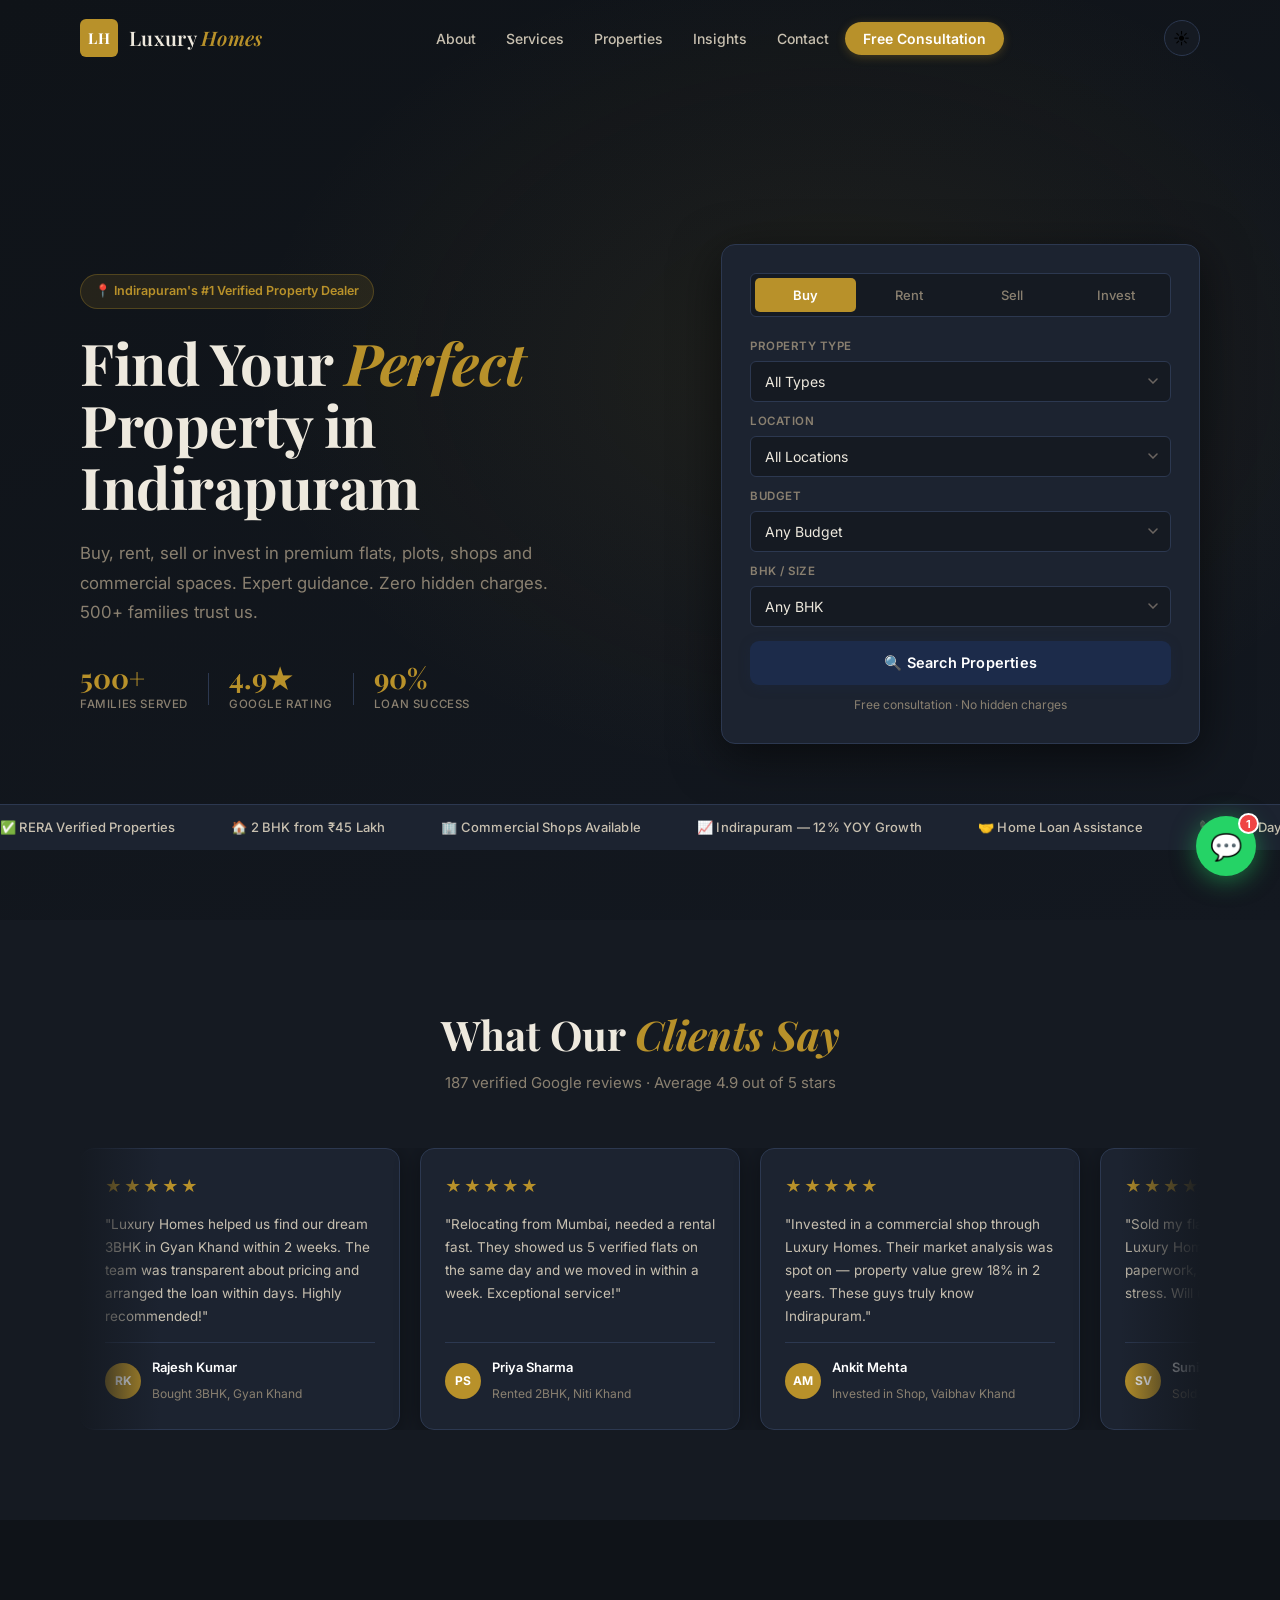
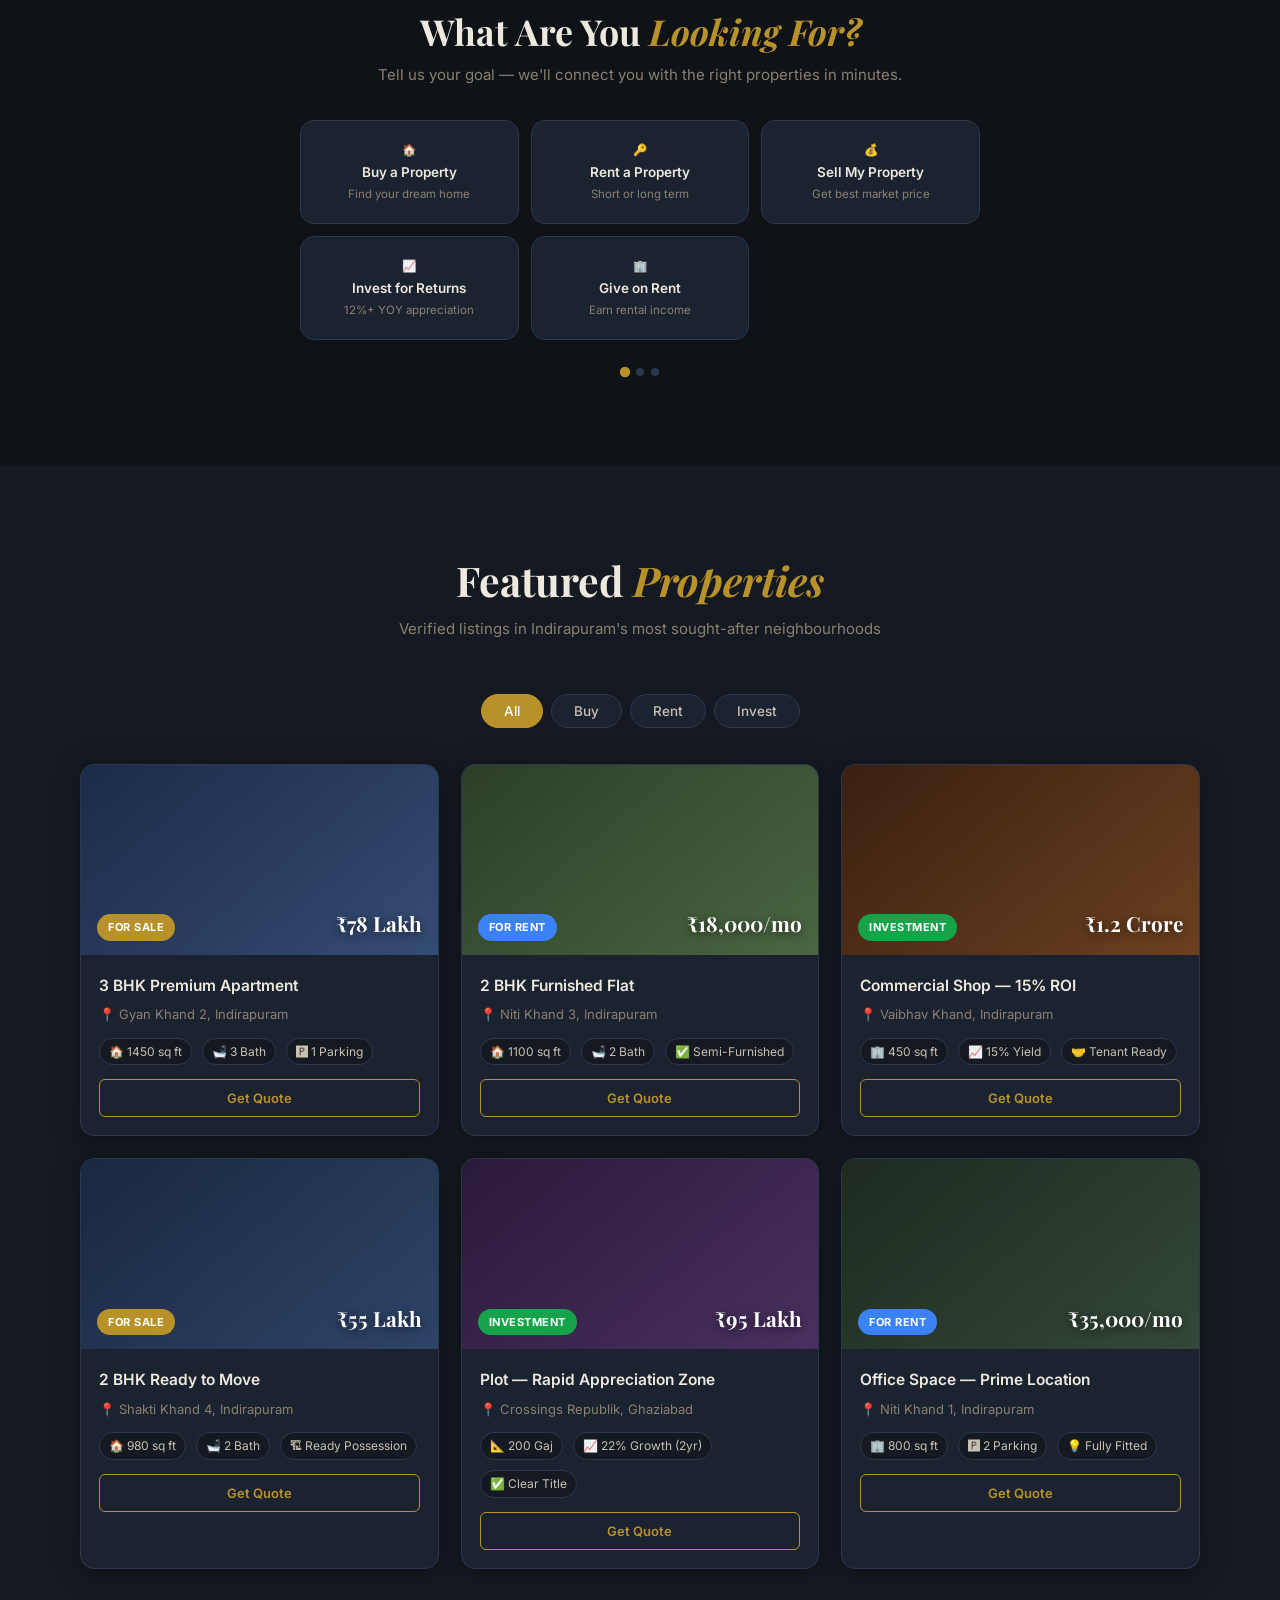
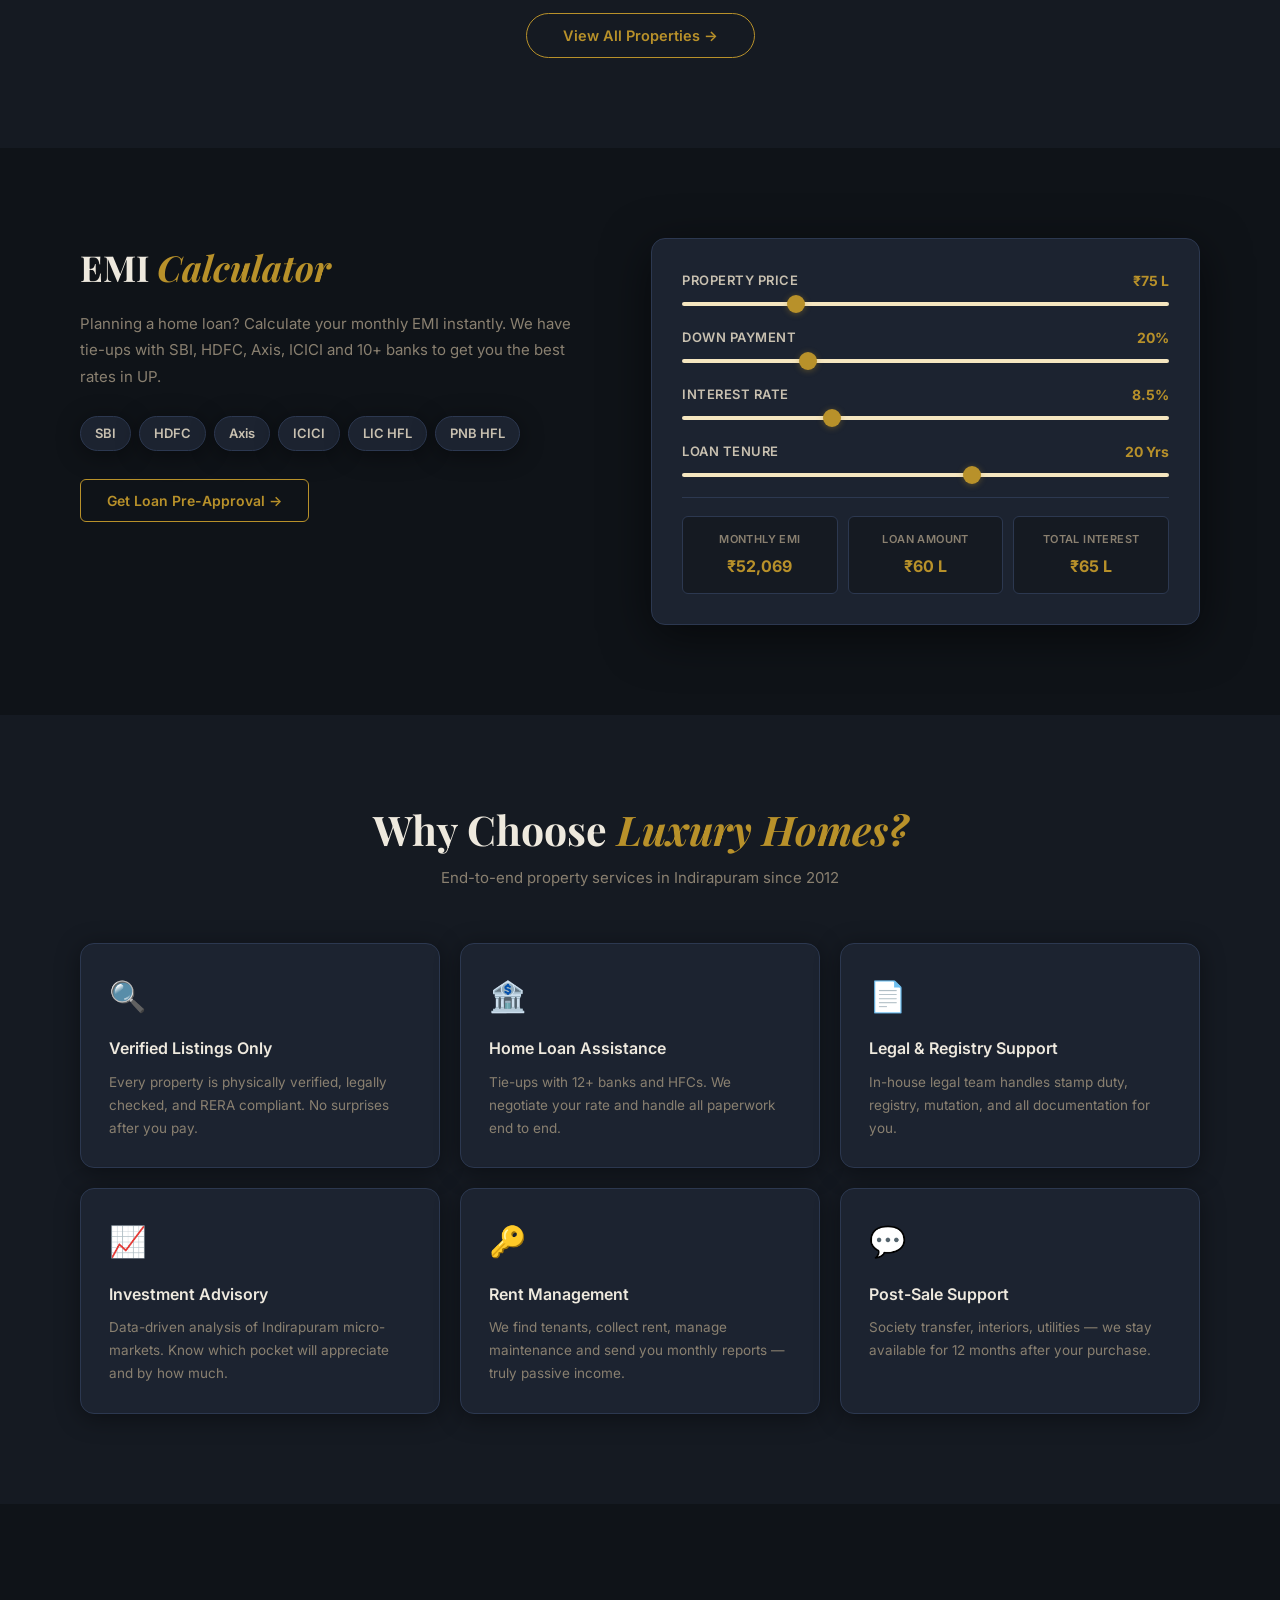
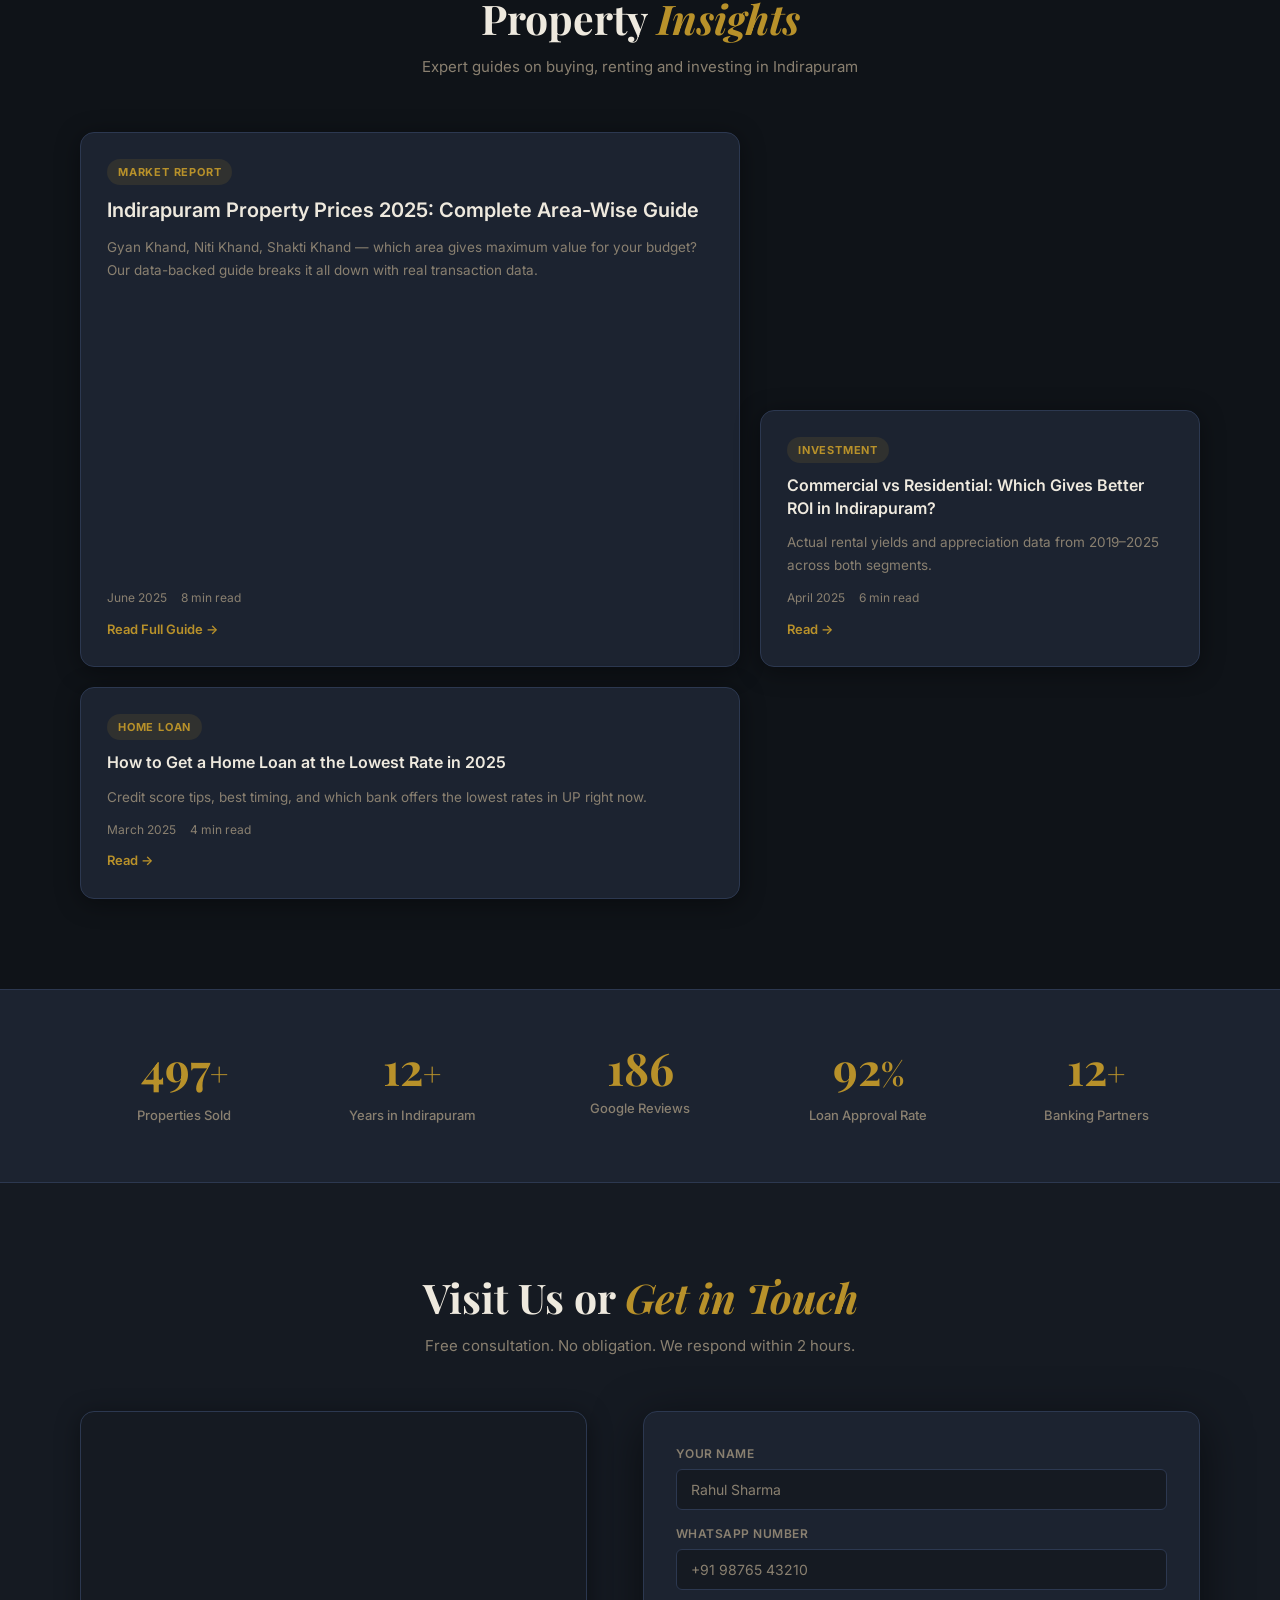
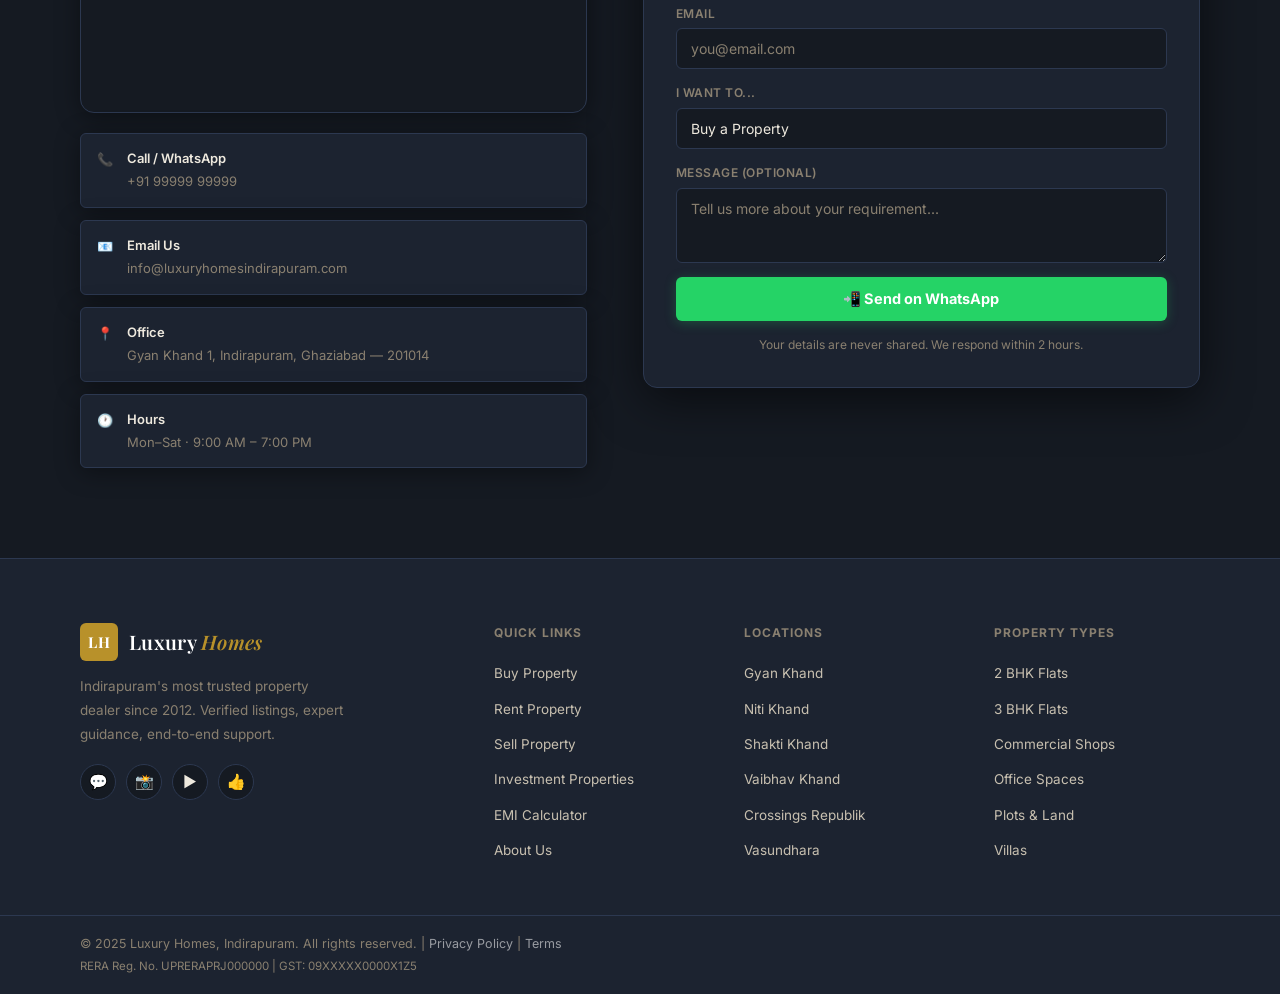
<file: index.html>
<!DOCTYPE html>
<html lang="en" data-theme="light">
<head>
  <meta charset="UTF-8" />
  <meta name="viewport" content="width=device-width, initial-scale=1.0" />
  <title>Luxury Homes Indirapuram | Buy, Sell & Rent Flats, Plots, Shops in Ghaziabad</title>
  <meta name="description" content="Luxury Homes — Indirapuram's most trusted property dealer. Buy, rent, sell or invest in verified flats, plots, shops and offices in Gyan Khand, Niti Khand, Shakti Khand. 500+ families served. Free property consultation." />
  <meta name="keywords" content="property in Indirapuram, flats for sale Indirapuram, property dealer Ghaziabad, buy flat Gyan Khand, invest Indirapuram, luxury homes Indirapuram, 2BHK 3BHK Indirapuram, commercial property Ghaziabad, rent flat Indirapuram" />
  <meta name="author" content="Luxury Homes Indirapuram" />
  <link rel="canonical" href="https://luxuryhomesindirapuram.com/" />
  <meta property="og:title" content="Luxury Homes | Best Property Dealer in Indirapuram, Ghaziabad" />
  <meta property="og:description" content="Buy, sell, rent or invest in premium properties in Indirapuram. Verified listings, expert guidance, home loan support." />
  <meta property="og:type" content="website" />
  <meta property="og:url" content="https://luxuryhomesindirapuram.com/" />
  <meta property="og:image" content="https://luxuryhomesindirapuram.com/og-image.jpg" />
  <meta property="og:locale" content="en_IN" />
  <meta name="twitter:card" content="summary_large_image" />
  <script type="application/ld+json">
  {"@context":"https://schema.org","@type":"RealEstateAgent","name":"Luxury Homes","description":"Premier property dealer in Indirapuram, Ghaziabad.","url":"https://luxuryhomesindirapuram.com","telephone":"+91-9999999999","email":"info@luxuryhomesindirapuram.com","address":{"@type":"PostalAddress","streetAddress":"Gyan Khand 1, Indirapuram","addressLocality":"Ghaziabad","addressRegion":"Uttar Pradesh","postalCode":"201014","addressCountry":"IN"},"geo":{"@type":"GeoCoordinates","latitude":28.6413568,"longitude":77.3632732},"openingHoursSpecification":{"@type":"OpeningHoursSpecification","dayOfWeek":["Monday","Tuesday","Wednesday","Thursday","Friday","Saturday"],"opens":"09:00","closes":"19:00"},"aggregateRating":{"@type":"AggregateRating","ratingValue":"4.9","reviewCount":"187"},"areaServed":["Indirapuram","Gyan Khand","Niti Khand","Shakti Khand","Vaibhav Khand","Crossings Republik","Vasundhara"]}
  </script>
  <link rel="preconnect" href="https://fonts.googleapis.com" />
  <link rel="preconnect" href="https://fonts.gstatic.com" crossorigin />
  <link href="https://fonts.googleapis.com/css2?family=Playfair+Display:ital,wght@0,500;0,600;0,700;1,500;1,600&family=Inter:wght@300;400;500;600&display=swap" rel="stylesheet" />
  <link rel="stylesheet" href="style.css" />
</head>
<body>

  <header id="site-header">
    <nav class="nav-container">
      <a href="index.html" class="logo" aria-label="Luxury Homes Homepage">
        <span class="logo-mark">LH</span>
        <span class="logo-text">Luxury <em>Homes</em></span>
      </a>
      <ul class="nav-links" role="list">
        
        <li><a href="about.html" class="nav-link">About</a></li>
        <li><a href="#services" class="nav-link">Services</a></li>
        <li><a href="property.html" class="nav-link">Properties</a></li>
        <li><a href="#blog" class="nav-link">Insights</a></li>
        <li><a href="#contact" class="nav-link">Contact</a></li>
        <li><a href="#lead" class="nav-link nav-cta">Free Consultation</a></li>
      </ul>
      <div class="nav-right">
        <button class="theme-toggle" id="theme-toggle" aria-label="Toggle theme" title="Toggle day/night mode">☀️</button>
        <button class="hamburger" aria-label="Open menu" aria-expanded="false">
          <span></span><span></span><span></span>
        </button>
      </div>
    </nav>
    <div class="mobile-menu" id="mobile-menu" aria-hidden="true">
      <ul role="list">
        <li><a href="#properties">Properties</a></li>
        <li><a href="about.html">About</a></li>
        <li><a href="#services">Services</a></li>
        <li><a href="#blog">Insights</a></li>
        <li><a href="#contact">Contact</a></li>
        <li><a href="#lead" class="mob-cta">Free Consultation</a></li>
      </ul>
    </div>
  </header>

  <main>

    <!-- HERO -->
    <section class="hero" aria-label="Property Search">
      <div class="hero-bg"></div>
      <div class="main-container hero-grid">
        <div class="hero-content">
          <span class="badge reveal">📍 Indirapuram's #1 Verified Property Dealer</span>
          <h1 class="reveal delay-1">
            Find Your <em>Perfect</em><br/>Property in<br/>Indirapuram
          </h1>
          <p class="hero-sub reveal delay-2">
            Buy, rent, sell or invest in premium flats, plots, shops and commercial spaces.
            Expert guidance. Zero hidden charges. 500+ families trust us.
          </p>
          <div class="hero-trust reveal delay-3">
            <div class="trust-item"><span class="trust-num">500+</span><span>Families Served</span></div>
            <div class="trust-sep"></div>
            <div class="trust-item"><span class="trust-num">4.9★</span><span>Google Rating</span></div>
            <div class="trust-sep"></div>
            <div class="trust-item"><span class="trust-num">90%</span><span>Loan Success</span></div>
          </div>
        </div>
        <div class="hero-search-card reveal delay-2" role="search">
          <div class="search-tabs">
            <button class="stab active" data-tab="buy">Buy</button>
            <button class="stab" data-tab="rent">Rent</button>
            <button class="stab" data-tab="sell">Sell</button>
            <button class="stab" data-tab="invest">Invest</button>
          </div>
          <div class="search-fields">
            <div class="sfield">
              <label>Property Type</label>
              <select id="s-type">
                <option value="">All Types</option>
                <option>Flat / Apartment</option>
                <option>Plot / Land</option>
                <option>Shop / Commercial</option>
                <option>Office Space</option>
                <option>Villa / Independent House</option>
              </select>
            </div>
            <div class="sfield">
              <label>Location</label>
              <select id="s-loc">
                <option value="">All Locations</option>
                <option>Gyan Khand</option>
                <option>Niti Khand</option>
                <option>Shakti Khand</option>
                <option>Vaibhav Khand</option>
                <option>Crossings Republik</option>
                <option>Vasundhara</option>
              </select>
            </div>
            <div class="sfield">
              <label>Budget</label>
              <select id="s-budget">
                <option value="">Any Budget</option>
                <option>Under ₹30 Lakh</option>
                <option>₹30L – ₹60L</option>
                <option>₹60L – ₹1 Crore</option>
                <option>₹1Cr – ₹2Cr</option>
                <option>Above ₹2 Crore</option>
              </select>
            </div>
            <div class="sfield">
              <label>BHK / Size</label>
              <select id="s-bhk">
                <option value="">Any BHK</option>
                <option>1 BHK</option>
                <option>2 BHK</option>
                <option>3 BHK</option>
                <option>4 BHK+</option>
                <option>Studio</option>
              </select>
            </div>
          </div>
          <button class="search-btn" onclick="openLeadModal('search')">🔍 Search Properties</button>
          <p class="search-note">Free consultation · No hidden charges</p>
        </div>
      </div>
      <div class="scroll-bar" aria-label="Trust indicators">
        <div class="scroll-track">
          <span>✅ RERA Verified Properties</span>
          <span>🏠 2 BHK from ₹45 Lakh</span>
          <span>🏢 Commercial Shops Available</span>
          <span>📈 Indirapuram — 12% YOY Growth</span>
          <span>🤝 Home Loan Assistance</span>
          <span>📞 Same Day Site Visit</span>
          <span>✅ RERA Verified Properties</span>
          <span>🏠 2 BHK from ₹45 Lakh</span>
          <span>🏢 Commercial Shops Available</span>
          <span>📈 Indirapuram — 12% YOY Growth</span>
          <span>🤝 Home Loan Assistance</span>
          <span>📞 Same Day Site Visit</span>
        </div>
      </div>
    </section>

    <!-- GOOGLE REVIEWS -->
    <section class="reviews-section" id="reviews" aria-labelledby="reviews-heading">
      <div class="main-container">
        <div class="section-header">
          <h2 id="reviews-heading">What Our <em>Clients Say</em></h2>
          <p>187 verified Google reviews · Average 4.9 out of 5 stars</p>
        </div>
        <div class="reviews-track-wrap">
          <div class="reviews-track">
            <article class="review-card"><div class="review-stars">★★★★★</div><p>"Luxury Homes helped us find our dream 3BHK in Gyan Khand within 2 weeks. The team was transparent about pricing and arranged the loan within days. Highly recommended!"</p><footer><div class="reviewer-avatar">RK</div><div><strong>Rajesh Kumar</strong><span>Bought 3BHK, Gyan Khand</span></div></footer></article>
            <article class="review-card"><div class="review-stars">★★★★★</div><p>"Relocating from Mumbai, needed a rental fast. They showed us 5 verified flats on the same day and we moved in within a week. Exceptional service!"</p><footer><div class="reviewer-avatar">PS</div><div><strong>Priya Sharma</strong><span>Rented 2BHK, Niti Khand</span></div></footer></article>
            <article class="review-card"><div class="review-stars">★★★★★</div><p>"Invested in a commercial shop through Luxury Homes. Their market analysis was spot on — property value grew 18% in 2 years. These guys truly know Indirapuram."</p><footer><div class="reviewer-avatar">AM</div><div><strong>Ankit Mehta</strong><span>Invested in Shop, Vaibhav Khand</span></div></footer></article>
            <article class="review-card"><div class="review-stars">★★★★★</div><p>"Sold my flat at the best market price. Luxury Homes handled everything — paperwork, registry, loan closure. Zero stress. Will use them again."</p><footer><div class="reviewer-avatar">SV</div><div><strong>Sunita Verma</strong><span>Sold Flat, Shakti Khand</span></div></footer></article>
            <article class="review-card"><div class="review-stars">★★★★★</div><p>"Home loan approved at 8.4% through their banking partners. The team followed up every single day until disbursement. That level of care is rare."</p><footer><div class="reviewer-avatar">VT</div><div><strong>Vikram Thakur</strong><span>Bought 2BHK, Crossings Republik</span></div></footer></article>
            <article class="review-card"><div class="review-stars">★★★★★</div><p>"Luxury Homes helped us find our dream 3BHK in Gyan Khand within 2 weeks. The team was transparent about pricing and arranged the loan within days. Highly recommended!"</p><footer><div class="reviewer-avatar">RK</div><div><strong>Rajesh Kumar</strong><span>Bought 3BHK, Gyan Khand</span></div></footer></article>
            <article class="review-card"><div class="review-stars">★★★★★</div><p>"Relocating from Mumbai, needed a rental fast. They showed us 5 verified flats on the same day and we moved in within a week. Exceptional service!"</p><footer><div class="reviewer-avatar">PS</div><div><strong>Priya Sharma</strong><span>Rented 2BHK, Niti Khand</span></div></footer></article>
          </div>
        </div>
      </div>
    </section>

    <!-- MULTI-STEP LEAD CAPTURE -->
    <section class="lead-section" id="lead" aria-labelledby="lead-heading">
      <div class="main-container">
        <div class="lead-inner">

          <!-- Step 1: Intent -->
          <div id="lead-step-1" class="lead-step active">
            <h2 id="lead-heading">What Are You <em>Looking For?</em></h2>
            <p>Tell us your goal — we'll connect you with the right properties in minutes.</p>
            <div class="lead-options">
              <button class="lead-opt" data-val="Buy a Property" data-flow="buy" onclick="selectLead(this)">
                <span class="lead-icon">🏠</span><strong>Buy a Property</strong><span>Find your dream home</span>
              </button>
              <button class="lead-opt" data-val="Rent a Property" data-flow="rent" onclick="selectLead(this)">
                <span class="lead-icon">🔑</span><strong>Rent a Property</strong><span>Short or long term</span>
              </button>
              <button class="lead-opt" data-val="Sell My Property" data-flow="sell" onclick="selectLead(this)">
                <span class="lead-icon">💰</span><strong>Sell My Property</strong><span>Get best market price</span>
              </button>
              <button class="lead-opt" data-val="Invest in Property" data-flow="invest" onclick="selectLead(this)">
                <span class="lead-icon">📈</span><strong>Invest for Returns</strong><span>12%+ YOY appreciation</span>
              </button>
              <button class="lead-opt" data-val="Give Property on Rent" data-flow="give-rent" onclick="selectLead(this)">
                <span class="lead-icon">🏢</span><strong>Give on Rent</strong><span>Earn rental income</span>
              </button>
            </div>
          </div>

          <!-- Step 2A: BUY preferences -->
          <div id="lead-step-2-buy" class="lead-step">
            <div class="step-back" onclick="goBack()">← Back</div>
            <h2>Buying <em>Preferences</em></h2>
            <p>Help us find you the right property to purchase.</p>
            <div class="lead-form-grid">
              <div class="lf-field">
                <label>Property Type</label>
                <select id="lf-buy-type">
                  <option>Flat / Apartment</option><option>Villa</option><option>Plot / Land</option><option>Independent House</option>
                </select>
              </div>
              <div class="lf-field">
                <label>BHK</label>
                <select id="lf-buy-bhk">
                  <option>1 BHK</option><option>2 BHK</option><option>3 BHK</option><option>4 BHK+</option>
                </select>
              </div>
              <div class="lf-field">
                <label>Budget</label>
                <select id="lf-buy-budget">
                  <option>Under ₹40L</option><option>₹40L–₹70L</option><option>₹70L–₹1Cr</option><option>₹1Cr–₹2Cr</option><option>Above ₹2Cr</option>
                </select>
              </div>
              <div class="lf-field">
                <label>Preferred Location</label>
                <select id="lf-buy-loc">
                  <option>Gyan Khand</option><option>Niti Khand</option><option>Shakti Khand</option><option>Vaibhav Khand</option><option>Crossings Republik</option><option>Any</option>
                </select>
              </div>
              <div class="lf-field">
                <label>Possession</label>
                <select id="lf-buy-pos">
                  <option>Ready to Move</option><option>Under Construction</option><option>Any</option>
                </select>
              </div>
              <div class="lf-field">
                <label>Need Home Loan?</label>
                <select id="lf-buy-loan">
                  <option>Yes, help me with loan</option><option>No, self-funded</option><option>Not sure yet</option>
                </select>
              </div>
            </div>
            <button class="lead-next-btn" onclick="nextStep('contact')">Continue →</button>
          </div>

          <!-- Step 2B: RENT preferences -->
          <div id="lead-step-2-rent" class="lead-step">
            <div class="step-back" onclick="goBack()">← Back</div>
            <h2>Rental <em>Preferences</em></h2>
            <p>Tell us what kind of rental you're looking for.</p>
            <div class="lead-form-grid">
              <div class="lf-field">
                <label>Property Type</label>
                <select id="lf-rent-type">
                  <option>Flat / Apartment</option><option>Office Space</option><option>Shop / Commercial</option><option>Independent House</option>
                </select>
              </div>
              <div class="lf-field">
                <label>BHK</label>
                <select id="lf-rent-bhk">
                  <option>1 BHK</option><option>2 BHK</option><option>3 BHK</option><option>Studio</option>
                </select>
              </div>
              <div class="lf-field">
                <label>Monthly Budget</label>
                <select id="lf-rent-budget">
                  <option>Under ₹12,000</option><option>₹12K–₹20K</option><option>₹20K–₹35K</option><option>₹35K–₹60K</option><option>Above ₹60K</option>
                </select>
              </div>
              <div class="lf-field">
                <label>Preferred Area</label>
                <select id="lf-rent-loc">
                  <option>Gyan Khand</option><option>Niti Khand</option><option>Shakti Khand</option><option>Vaibhav Khand</option><option>Any</option>
                </select>
              </div>
              <div class="lf-field">
                <label>Furnishing</label>
                <select id="lf-rent-furn">
                  <option>Fully Furnished</option><option>Semi Furnished</option><option>Unfurnished</option><option>Any</option>
                </select>
              </div>
              <div class="lf-field">
                <label>Move-in Timeline</label>
                <select id="lf-rent-time">
                  <option>Immediately</option><option>Within 1 month</option><option>1–3 months</option>
                </select>
              </div>
            </div>
            <button class="lead-next-btn" onclick="nextStep('contact')">Continue →</button>
          </div>

          <!-- Step 2C: SELL preferences -->
          <div id="lead-step-2-sell" class="lead-step">
            <div class="step-back" onclick="goBack()">← Back</div>
            <h2>About Your <em>Property</em></h2>
            <p>Tell us about the property you want to sell — we'll get you the best price.</p>
            <div class="lead-form-grid">
              <div class="lf-field">
                <label>Property Type</label>
                <select id="lf-sell-type">
                  <option>Flat / Apartment</option><option>Plot / Land</option><option>Shop / Commercial</option><option>Villa</option><option>Office</option>
                </select>
              </div>
              <div class="lf-field">
                <label>Location</label>
                <select id="lf-sell-loc">
                  <option>Gyan Khand</option><option>Niti Khand</option><option>Shakti Khand</option><option>Vaibhav Khand</option><option>Crossings Republik</option><option>Other Indirapuram</option>
                </select>
              </div>
              <div class="lf-field">
                <label>Approx. Size</label>
                <select id="lf-sell-size">
                  <option>Under 800 sq ft</option><option>800–1200 sq ft</option><option>1200–1800 sq ft</option><option>Above 1800 sq ft</option>
                </select>
              </div>
              <div class="lf-field">
                <label>Expected Price</label>
                <select id="lf-sell-price">
                  <option>Under ₹40L</option><option>₹40L–₹70L</option><option>₹70L–₹1Cr</option><option>₹1Cr–₹2Cr</option><option>Above ₹2Cr</option>
                </select>
              </div>
              <div class="lf-field">
                <label>Currently</label>
                <select id="lf-sell-status">
                  <option>Self-occupied</option><option>Rented out</option><option>Vacant</option>
                </select>
              </div>
              <div class="lf-field">
                <label>Sell Timeline</label>
                <select id="lf-sell-time">
                  <option>ASAP</option><option>Within 3 months</option><option>Within 6 months</option><option>Flexible</option>
                </select>
              </div>
            </div>
            <button class="lead-next-btn" onclick="nextStep('contact')">Continue →</button>
          </div>

          <!-- Step 2D: INVEST preferences -->
          <div id="lead-step-2-invest" class="lead-step">
            <div class="step-back" onclick="goBack()">← Back</div>
            <h2>Investment <em>Goals</em></h2>
            <p>Let's match you with high-yield investment opportunities in Indirapuram.</p>
            <div class="lead-form-grid">
              <div class="lf-field">
                <label>Investment Type</label>
                <select id="lf-inv-type">
                  <option>Residential Flat</option><option>Commercial Shop</option><option>Office Space</option><option>Plot / Land</option>
                </select>
              </div>
              <div class="lf-field">
                <label>Investment Budget</label>
                <select id="lf-inv-budget">
                  <option>₹30L–₹60L</option><option>₹60L–₹1Cr</option><option>₹1Cr–₹2Cr</option><option>Above ₹2Cr</option>
                </select>
              </div>
              <div class="lf-field">
                <label>Goal</label>
                <select id="lf-inv-goal">
                  <option>Rental Income</option><option>Capital Appreciation</option><option>Both</option>
                </select>
              </div>
              <div class="lf-field">
                <label>Investment Horizon</label>
                <select id="lf-inv-horizon">
                  <option>1–3 years</option><option>3–7 years</option><option>7+ years</option>
                </select>
              </div>
              <div class="lf-field">
                <label>Expected ROI</label>
                <select id="lf-inv-roi">
                  <option>8–10% per year</option><option>10–15% per year</option><option>15%+ per year</option>
                </select>
              </div>
              <div class="lf-field">
                <label>Need Financing?</label>
                <select id="lf-inv-fin">
                  <option>Yes</option><option>No, self-funded</option>
                </select>
              </div>
            </div>
            <button class="lead-next-btn" onclick="nextStep('contact')">Continue →</button>
          </div>

          <!-- Step 2E: GIVE ON RENT preferences -->
          <div id="lead-step-2-give-rent" class="lead-step">
            <div class="step-back" onclick="goBack()">← Back</div>
            <h2>Your Property <em>Details</em></h2>
            <p>Tell us about the property you want to put on rent.</p>
            <div class="lead-form-grid">
              <div class="lf-field">
                <label>Property Type</label>
                <select id="lf-gr-type">
                  <option>Flat / Apartment</option><option>Commercial Shop</option><option>Office Space</option><option>Independent House</option><option>Plot / Land</option>
                </select>
              </div>
              <div class="lf-field">
                <label>Location</label>
                <select id="lf-gr-loc">
                  <option>Gyan Khand</option><option>Niti Khand</option><option>Shakti Khand</option><option>Vaibhav Khand</option><option>Crossings Republik</option><option>Other</option>
                </select>
              </div>
              <div class="lf-field">
                <label>Size</label>
                <select id="lf-gr-size">
                  <option>Under 800 sq ft</option><option>800–1200 sq ft</option><option>1200–1800 sq ft</option><option>Above 1800 sq ft</option>
                </select>
              </div>
              <div class="lf-field">
                <label>Furnishing</label>
                <select id="lf-gr-furn">
                  <option>Fully Furnished</option><option>Semi Furnished</option><option>Unfurnished</option>
                </select>
              </div>
              <div class="lf-field">
                <label>Expected Rent</label>
                <select id="lf-gr-rent">
                  <option>Under ₹15,000/mo</option><option>₹15K–₹30K/mo</option><option>₹30K–₹60K/mo</option><option>Above ₹60K/mo</option>
                </select>
              </div>
              <div class="lf-field">
                <label>Available From</label>
                <select id="lf-gr-avail">
                  <option>Immediately</option><option>Within 1 month</option><option>1–3 months</option>
                </select>
              </div>
            </div>
            <button class="lead-next-btn" onclick="nextStep('contact')">Continue →</button>
          </div>

          <!-- Step 3: Contact Details -->
          <div id="lead-step-contact" class="lead-step">
            <div class="step-back" onclick="goBackToPrefs()">← Back</div>
            <h2>Almost There — <em>Your Details</em></h2>
            <p>We'll call you within 2 hours with matching options.</p>
            <div class="lead-form-grid">
              <div class="lf-field full">
                <label>Your Full Name *</label>
                <input type="text" id="lf-name" placeholder="e.g. Rahul Sharma" />
              </div>
              <div class="lf-field">
                <label>WhatsApp Number *</label>
                <input type="tel" id="lf-phone" placeholder="+91 98765 43210" />
              </div>
              <div class="lf-field">
                <label>Email Address</label>
                <input type="email" id="lf-email" placeholder="you@email.com" />
              </div>
            </div>
            <button class="lead-submit-btn" onclick="submitLead()">📲 Send My Requirements on WhatsApp</button>
            <p class="lead-note">✅ Your info is safe · No spam · We'll call within 2 hours</p>
          </div>

          <!-- Step 4: Success -->
          <div id="lead-step-success" class="lead-step">
            <div class="success-icon">✅</div>
            <h2>Request <em>Received!</em></h2>
            <p>Thank you! Our property expert will <strong>call you within 2 hours</strong> with personalised options. A confirmation has been sent to your email.</p>
            <p style="margin-top:12px;font-size:13px;color:var(--text-3);">📞 You can also reach us at +91 99999 99999</p>
          </div>

          <div class="step-dots" id="step-dots">
            <span class="dot active"></span>
            <span class="dot"></span>
            <span class="dot"></span>
          </div>
        </div>
      </div>
    </section>

    <!-- FEATURED PROPERTIES -->
    <section class="properties-section" id="properties" aria-labelledby="prop-heading">
      <div class="main-container">
        <div class="section-header">
          <h2 id="prop-heading">Featured <em>Properties</em></h2>
          <p>Verified listings in Indirapuram's most sought-after neighbourhoods</p>
        </div>
        <div class="prop-filter">
          <button class="pf-btn active" data-filter="all" onclick="filterProps(this)">All</button>
          <button class="pf-btn" data-filter="buy" onclick="filterProps(this)">Buy</button>
          <button class="pf-btn" data-filter="rent" onclick="filterProps(this)">Rent</button>
          <button class="pf-btn" data-filter="invest" onclick="filterProps(this)">Invest</button>
        </div>
        <div class="props-grid">
          <article class="prop-card" data-type="buy">
            <a href="property.html" class="prop-img-link">
              <div class="prop-img prop-img-1"><span class="prop-tag buy-tag">For Sale</span><span class="prop-price">₹78 Lakh</span></div>
            </a>
            <div class="prop-info">
              <h3><a href="property.html">3 BHK Premium Apartment</a></h3>
              <p class="prop-loc">📍 Gyan Khand 2, Indirapuram</p>
              <div class="prop-specs"><span>🏠 1450 sq ft</span><span>🛁 3 Bath</span><span>🅿 1 Parking</span></div>
              <button class="prop-cta" onclick="openLeadModal('3BHK Gyan Khand — ₹78L')">Get Quote</button>
            </div>
          </article>
          <article class="prop-card" data-type="rent">
            <a href="property.html" class="prop-img-link">
            <div class="prop-img prop-img-2"><span class="prop-tag rent-tag">For Rent</span><span class="prop-price">₹18,000/mo</span></div>
            </a>
            <div class="prop-info">
              <h3><a href="property.html">2 BHK Furnished Flat</a></h3>
              <p class="prop-loc">📍 Niti Khand 3, Indirapuram</p>
              <div class="prop-specs"><span>🏠 1100 sq ft</span><span>🛁 2 Bath</span><span>✅ Semi-Furnished</span></div>
              <button class="prop-cta" onclick="openLeadModal('2BHK Rent Niti Khand — ₹18K/mo')">Get Quote</button>
            </div>
            
          </article>
          <article class="prop-card" data-type="invest">
            <a href="property.html" class="prop-img-link">
            <div class="prop-img prop-img-3"><span class="prop-tag invest-tag">Investment</span><span class="prop-price">₹1.2 Crore</span></div>
          </a>
            <div class="prop-info">
              <h3><a href="property.html">Commercial Shop — 15% ROI</a></h3>
              <p class="prop-loc">📍 Vaibhav Khand, Indirapuram</p>
              <div class="prop-specs"><span>🏢 450 sq ft</span><span>📈 15% Yield</span><span>🤝 Tenant Ready</span></div>
              <button class="prop-cta" onclick="openLeadModal('Commercial Shop Vaibhav Khand — ₹1.2Cr')">Get Quote</button>
            </div>
          </article>
          <article class="prop-card" data-type="buy">
            <a href="property.html" class="prop-img-link">
            <div class="prop-img prop-img-4"><span class="prop-tag buy-tag">For Sale</span><span class="prop-price">₹55 Lakh</span></div>
            </a>
            <div class="prop-info">
              <h3><a href="property.html">2 BHK Ready to Move</a></h3>
              <p class="prop-loc">📍 Shakti Khand 4, Indirapuram</p>
              <div class="prop-specs"><span>🏠 980 sq ft</span><span>🛁 2 Bath</span><span>🏗 Ready Possession</span></div>
              <button class="prop-cta" onclick="openLeadModal('2BHK Shakti Khand — ₹55L')">Get Quote</button>
            </div>
          </article>
          <article class="prop-card" data-type="invest">
            <a href="property.html" class="prop-img-link">
            <div class="prop-img prop-img-5"><span class="prop-tag invest-tag">Investment</span><span class="prop-price">₹95 Lakh</span></div>
            </a>
            <div class="prop-info">
              <h3><a href="property.html">Plot — Rapid Appreciation Zone</a></h3>
              <p class="prop-loc">📍 Crossings Republik, Ghaziabad</p>
              <div class="prop-specs"><span>📐 200 Gaj</span><span>📈 22% Growth (2yr)</span><span>✅ Clear Title</span></div>
              <button class="prop-cta" onclick="openLeadModal('Plot Crossings Republik — ₹95L')">Get Quote</button>
            </div>
          </article>
          <article class="prop-card" data-type="rent">
            <a href="property.html" class="prop-img-link">
            <div class="prop-img prop-img-6"><span class="prop-tag rent-tag">For Rent</span><span class="prop-price">₹35,000/mo</span></div>
            </a>
            <div class="prop-info">
              <h3><a href="property.html">Office Space — Prime Location</a></h3>
              <p class="prop-loc">📍 Niti Khand 1, Indirapuram</p>
              <div class="prop-specs"><span>🏢 800 sq ft</span><span>🅿 2 Parking</span><span>💡 Fully Fitted</span></div>
              <button class="prop-cta" onclick="openLeadModal('Office Space Niti Khand — ₹35K/mo')">Get Quote</button>
            </div>
          </article>
        </div>
        <div class="view-all-wrap">
          <button class="view-all-btn" onclick="openLeadModal('View All Properties')">View All Properties →</button>
        </div>
      </div>
    </section>

    <!-- EMI CALCULATOR -->
    <section class="emi-section" id="emi" aria-labelledby="emi-heading">
      <div class="main-container">
        <div class="emi-grid">
          <div class="emi-info">
            <h2 id="emi-heading">EMI <em>Calculator</em></h2>
            <p>Planning a home loan? Calculate your monthly EMI instantly. We have tie-ups with SBI, HDFC, Axis, ICICI and 10+ banks to get you the best rates in UP.</p>
            <div class="loan-partners">
              <div class="lp-badge">SBI</div><div class="lp-badge">HDFC</div><div class="lp-badge">Axis</div>
              <div class="lp-badge">ICICI</div><div class="lp-badge">LIC HFL</div><div class="lp-badge">PNB HFL</div>
            </div>
            <button class="emi-loan-btn" onclick="openLeadModal('Home Loan Pre-Approval')">Get Loan Pre-Approval →</button>
          </div>
          <div class="emi-calc">
            <div class="emi-field">
              <div class="emi-label-row"><label>Property Price</label><span id="emi-price-val">₹75 Lakh</span></div>
              <input type="range" id="emi-price" min="1000000" max="30000000" step="100000" value="7500000" oninput="calcEMI()" />
            </div>
            <div class="emi-field">
              <div class="emi-label-row"><label>Down Payment</label><span id="emi-down-val">20%</span></div>
              <input type="range" id="emi-down" min="10" max="50" step="5" value="20" oninput="calcEMI()" />
            </div>
            <div class="emi-field">
              <div class="emi-label-row"><label>Interest Rate</label><span id="emi-rate-val">8.5%</span></div>
              <input type="range" id="emi-rate" min="7" max="12" step="0.1" value="8.5" oninput="calcEMI()" />
            </div>
            <div class="emi-field">
              <div class="emi-label-row"><label>Loan Tenure</label><span id="emi-tenure-val">20 Years</span></div>
              <input type="range" id="emi-tenure" min="5" max="30" step="1" value="20" oninput="calcEMI()" />
            </div>
            <div class="emi-result">
              <div class="emi-num-block"><span>Monthly EMI</span><strong id="emi-monthly">₹52,160</strong></div>
              <div class="emi-num-block"><span>Loan Amount</span><strong id="emi-loan-amt">₹60 Lakh</strong></div>
              <div class="emi-num-block"><span>Total Interest</span><strong id="emi-interest">₹65.2 Lakh</strong></div>
            </div>
          </div>
        </div>
      </div>
    </section>

    <!-- SERVICES -->
    <section class="services-section" id="services" aria-labelledby="services-heading">
      <div class="main-container">
        <div class="section-header">
          <h2 id="services-heading">Why Choose <em>Luxury Homes?</em></h2>
          <p>End-to-end property services in Indirapuram since 2012</p>
        </div>
        <div class="services-grid">
          <div class="service-card"><div class="svc-icon">🔍</div><h3>Verified Listings Only</h3><p>Every property is physically verified, legally checked, and RERA compliant. No surprises after you pay.</p></div>
          <div class="service-card"><div class="svc-icon">🏦</div><h3>Home Loan Assistance</h3><p>Tie-ups with 12+ banks and HFCs. We negotiate your rate and handle all paperwork end to end.</p></div>
          <div class="service-card"><div class="svc-icon">📄</div><h3>Legal &amp; Registry Support</h3><p>In-house legal team handles stamp duty, registry, mutation, and all documentation for you.</p></div>
          <div class="service-card"><div class="svc-icon">📈</div><h3>Investment Advisory</h3><p>Data-driven analysis of Indirapuram micro-markets. Know which pocket will appreciate and by how much.</p></div>
          <div class="service-card"><div class="svc-icon">🔑</div><h3>Rent Management</h3><p>We find tenants, collect rent, manage maintenance and send you monthly reports — truly passive income.</p></div>
          <div class="service-card"><div class="svc-icon">💬</div><h3>Post-Sale Support</h3><p>Society transfer, interiors, utilities — we stay available for 12 months after your purchase.</p></div>
        </div>
      </div>
    </section>

    <!-- BLOG -->
    <section class="blog-section" id="blog" aria-labelledby="blog-heading">
      <div class="main-container">
        <div class="section-header">
          <h2 id="blog-heading">Property <em>Insights</em></h2>
          <p>Expert guides on buying, renting and investing in Indirapuram</p>
        </div>
        <div class="blog-grid">
          <article class="blog-card featured">
            <div class="blog-cat">Market Report</div>
            <h3>Indirapuram Property Prices 2025: Complete Area-Wise Guide</h3>
            <p>Gyan Khand, Niti Khand, Shakti Khand — which area gives maximum value for your budget? Our data-backed guide breaks it all down with real transaction data.</p>
            <div class="blog-meta"><span>June 2025</span><span>8 min read</span></div>
            <a href="#contact" class="blog-link">Read Full Guide →</a>
          </article>
          <article class="blog-card">
            <div class="blog-cat">Buying Guide</div>
            <h3>First Home Buyer Checklist: 17 Things to Verify Before You Pay</h3>
            <p>RERA number, encumbrance certificate, occupancy certificate — here's everything to check.</p>
            <div class="blog-meta"><span>May 2025</span><span>5 min read</span></div>
            <a href="#contact" class="blog-link">Read →</a>
          </article>
          <article class="blog-card">
            <div class="blog-cat">Investment</div>
            <h3>Commercial vs Residential: Which Gives Better ROI in Indirapuram?</h3>
            <p>Actual rental yields and appreciation data from 2019–2025 across both segments.</p>
            <div class="blog-meta"><span>April 2025</span><span>6 min read</span></div>
            <a href="#contact" class="blog-link">Read →</a>
          </article>
          <article class="blog-card">
            <div class="blog-cat">Home Loan</div>
            <h3>How to Get a Home Loan at the Lowest Rate in 2025</h3>
            <p>Credit score tips, best timing, and which bank offers the lowest rates in UP right now.</p>
            <div class="blog-meta"><span>March 2025</span><span>4 min read</span></div>
            <a href="#contact" class="blog-link">Read →</a>
          </article>
        </div>
      </div>
    </section>

    <!-- STATS BAR -->
    <section class="stats-section" aria-label="Company stats">
      <div class="main-container stats-grid">
        <div class="stat-item"><strong class="counter" data-target="500">0</strong><span>+</span><p>Properties Sold</p></div>
        <div class="stat-item"><strong class="counter" data-target="12">0</strong><span>+</span><p>Years in Indirapuram</p></div>
        <div class="stat-item"><strong class="counter" data-target="187">0</strong><p>Google Reviews</p></div>
        <div class="stat-item"><strong class="counter" data-target="92">0</strong><span>%</span><p>Loan Approval Rate</p></div>
        <div class="stat-item"><strong class="counter" data-target="12">0</strong><span>+</span><p>Banking Partners</p></div>
      </div>
    </section>

    <!-- MAP + CONTACT -->
    <section class="contact-section" id="contact" aria-labelledby="contact-heading">
      <div class="main-container">
        <div class="section-header">
          <h2 id="contact-heading">Visit Us or <em>Get in Touch</em></h2>
          <p>Free consultation. No obligation. We respond within 2 hours.</p>
        </div>
        <div class="contact-grid">
          <div class="contact-left">
            <div class="map-embed">
              <iframe
                src="https://www.google.com/maps/embed?pb=!1m18!1m12!1m3!1d3501.2!2d77.3606983!3d28.6413615!2m3!1f0!2f0!3f0!3m2!1i1024!2i768!4f13.1!3m3!1m2!1s0x390cfbe4293403eb%3A0x1c1462db4cc01b57!2sLuxury%20Homes!5e0!3m2!1sen!2sin!4v1"
                width="100%" height="300" style="border:0;border-radius:12px;" allowfullscreen="" loading="lazy"
                referrerpolicy="no-referrer-when-downgrade" title="Luxury Homes office location"></iframe>
            </div>
            <div class="contact-details">
              <a href="tel:+919999999999" class="cd-item">
                <span>📞</span><div><strong>Call / WhatsApp</strong><span>+91 99999 99999</span></div>
              </a>
              <a href="mailto:info@luxuryhomesindirapuram.com" class="cd-item">
                <span>📧</span><div><strong>Email Us</strong><span>info@luxuryhomesindirapuram.com</span></div>
              </a>
              <div class="cd-item">
                <span>📍</span><div><strong>Office</strong><span>Gyan Khand 1, Indirapuram, Ghaziabad — 201014</span></div>
              </div>
              <div class="cd-item">
                <span>🕐</span><div><strong>Hours</strong><span>Mon–Sat · 9:00 AM – 7:00 PM</span></div>
              </div>
            </div>
          </div>
          <form class="contact-form" onsubmit="submitContact(event)" novalidate>
            <div class="cf-field"><label>Your Name</label><input type="text" id="cf-name" placeholder="Rahul Sharma" required /></div>
            <div class="cf-field"><label>WhatsApp Number</label><input type="tel" id="cf-phone" placeholder="+91 98765 43210" required /></div>
            <div class="cf-field"><label>Email</label><input type="email" id="cf-email" placeholder="you@email.com" /></div>
            <div class="cf-field"><label>I want to...</label>
              <select id="cf-interest">
                <option>Buy a Property</option><option>Rent a Property</option><option>Sell My Property</option>
                <option>Invest in Property</option><option>Give Property on Rent</option><option>Get a Home Loan</option>
              </select>
            </div>
            <div class="cf-field"><label>Message (Optional)</label><textarea id="cf-message" rows="3" placeholder="Tell us more about your requirement..."></textarea></div>
            <button type="submit" class="cf-submit">📲 Send on WhatsApp</button>
            <p class="cf-note">Your details are never shared. We respond within 2 hours.</p>
          </form>
        </div>
      </div>
    </section>

  </main>

  <footer>
    <div class="main-container footer-grid">
      <div class="footer-brand">
        <a href="index.html" class="logo"><span class="logo-mark">LH</span><span class="logo-text">Luxury <em>Homes</em></span></a>
        <p>Indirapuram's most trusted property dealer since 2012. Verified listings, expert guidance, end-to-end support.</p>
        <div class="footer-social">
          <a href="https://wa.me/919999999999" aria-label="WhatsApp" target="_blank">💬</a>
          <a href="#" aria-label="Instagram">📸</a>
          <a href="#" aria-label="YouTube">▶️</a>
          <a href="#" aria-label="Facebook">👍</a>
        </div>
      </div>
      <div class="footer-col"><h4>Quick Links</h4><ul>
        <li><a href="#properties">Buy Property</a></li><li><a href="#properties">Rent Property</a></li>
        <li><a href="#properties">Sell Property</a></li><li><a href="#properties">Investment Properties</a></li>
        <li><a href="#emi">EMI Calculator</a></li><li><a href="about.html">About Us</a></li>
      </ul></div>
      <div class="footer-col"><h4>Locations</h4><ul>
        <li><a href="#">Gyan Khand</a></li><li><a href="#">Niti Khand</a></li><li><a href="#">Shakti Khand</a></li>
        <li><a href="#">Vaibhav Khand</a></li><li><a href="#">Crossings Republik</a></li><li><a href="#">Vasundhara</a></li>
      </ul></div>
      <div class="footer-col"><h4>Property Types</h4><ul>
        <li><a href="#">2 BHK Flats</a></li><li><a href="#">3 BHK Flats</a></li><li><a href="#">Commercial Shops</a></li>
        <li><a href="#">Office Spaces</a></li><li><a href="#">Plots &amp; Land</a></li><li><a href="#">Villas</a></li>
      </ul></div>
    </div>
    <div class="footer-bottom">
      <div class="main-container footer-bottom-inner">
        <p>© 2025 Luxury Homes, Indirapuram. All rights reserved. | <a href="#">Privacy Policy</a> | <a href="#">Terms</a></p>
        <p>RERA Reg. No. UPRERAPRJ000000 | GST: 09XXXXX0000X1Z5</p>
      </div>
    </div>
  </footer>



  <!-- QUOTE MODAL -->
  <div class="modal-overlay" id="quote-modal" aria-hidden="true" role="dialog" aria-modal="true" aria-labelledby="modal-title">
    <div class="modal-box">
      <button class="modal-close" onclick="closeModal()" aria-label="Close">✕</button>
      <h3 id="modal-title">Get a <em>Free Quote</em></h3>
      <p>Our expert will share price, availability and loan options within 2 hours.</p>
      <div class="modal-fields">
        <input type="text" id="m-name" placeholder="Your Name *" />
        <input type="tel" id="m-phone" placeholder="WhatsApp Number *" />
        <input type="email" id="m-email" placeholder="Email (Optional)" />
      </div>
      <button class="modal-submit" onclick="submitModal()">📲 Get Quote on WhatsApp</button>
      <p class="modal-note">Free · No obligation · Response within 2 hours</p>
    </div>
  </div>

  <button id="lh-chat-btn" onclick="lhToggle()" aria-label="Chat with Priya">
    <span id="lh-icon">💬</span>
    <span id="lh-notif">1</span>
  </button>

  <div id="lh-chat-window" aria-hidden="true">
    <div id="lh-chat-head">
      <div class="lh-head-left">
        <div class="lh-head-avatar">P</div>
        <div>
          <span class="lh-head-name">Priya · Luxury Homes</span>
          <span class="lh-head-status">● Online — replies instantly</span>
        </div>
      </div>
      <button id="lh-close-btn" onclick="lhToggle()">✕</button>
    </div>

    <div id="lh-msgs"></div>

    <div id="lh-input-row">
      <input type="text" id="lh-input"
        placeholder="Ask about properties..."
        onkeydown="if(event.key==='Enter')lhSend()"
        autocomplete="off" />
      <button id="lh-send" onclick="lhSend()">
        <svg width="16" height="16" viewBox="0 0 24 24" fill="none"
          stroke="currentColor" stroke-width="2.5"
          stroke-linecap="round" stroke-linejoin="round">
          <line x1="22" y1="2" x2="11" y2="13"/>
          <polygon points="22 2 15 22 11 13 2 9 22 2"/>
        </svg>
      </button>
    </div>
    <p id="lh-footer">Powered by AI · Your info stays private 🔒</p>
  </div>


  <script src="main.js"></script>
  <script src="chatbot.js"></script>
</body>
</html>
</file>
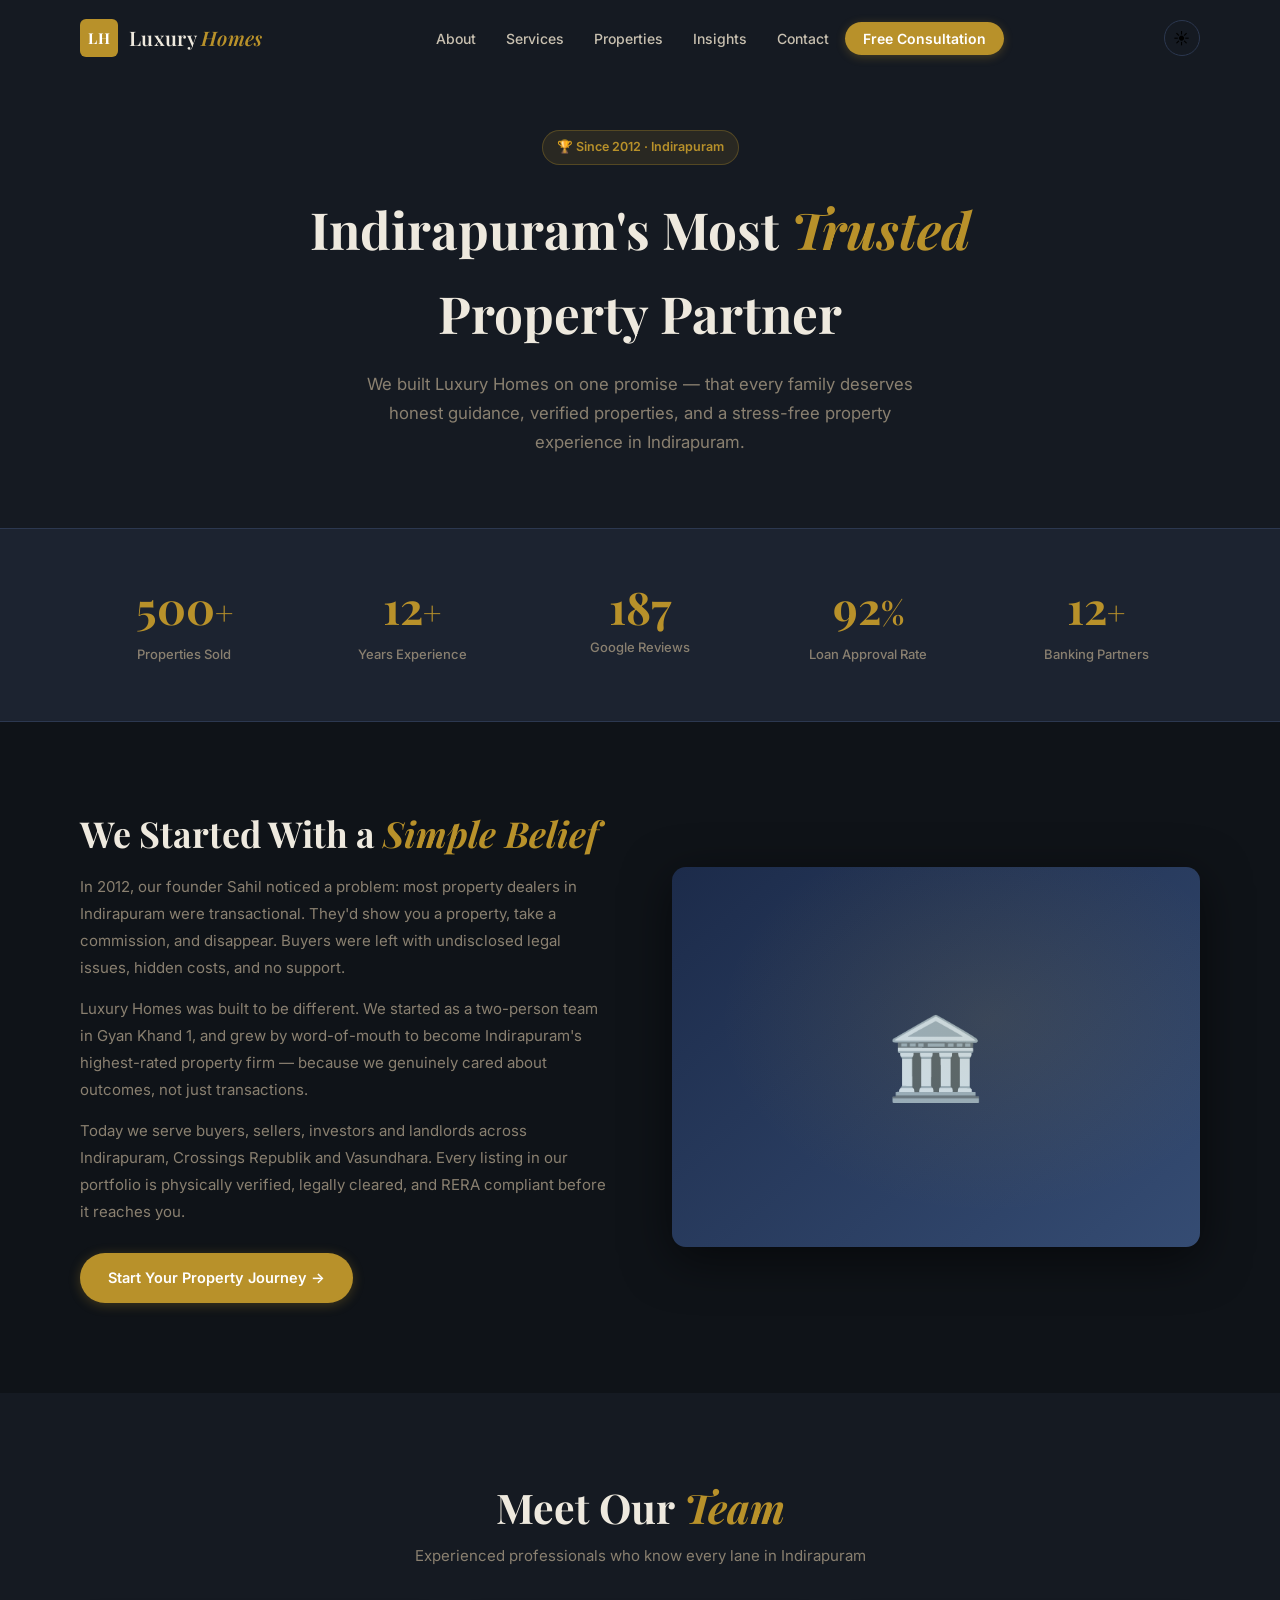
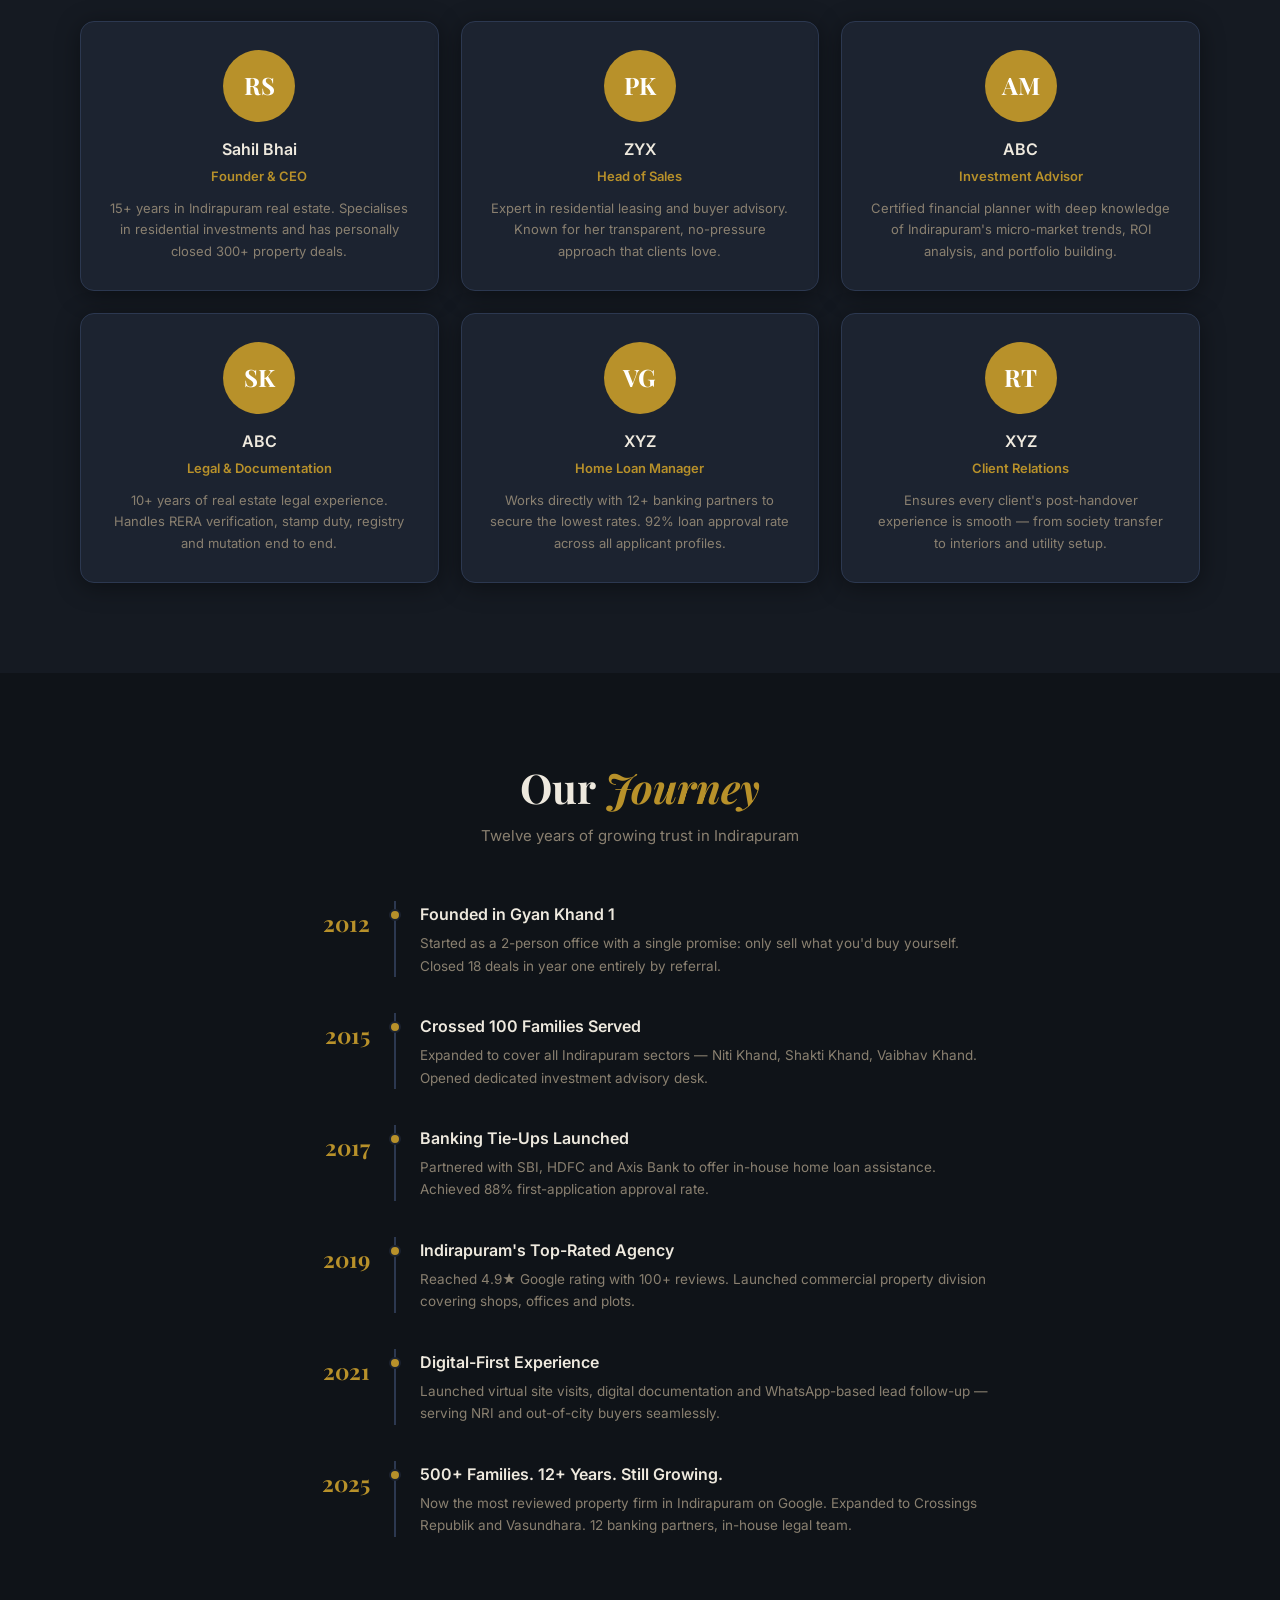
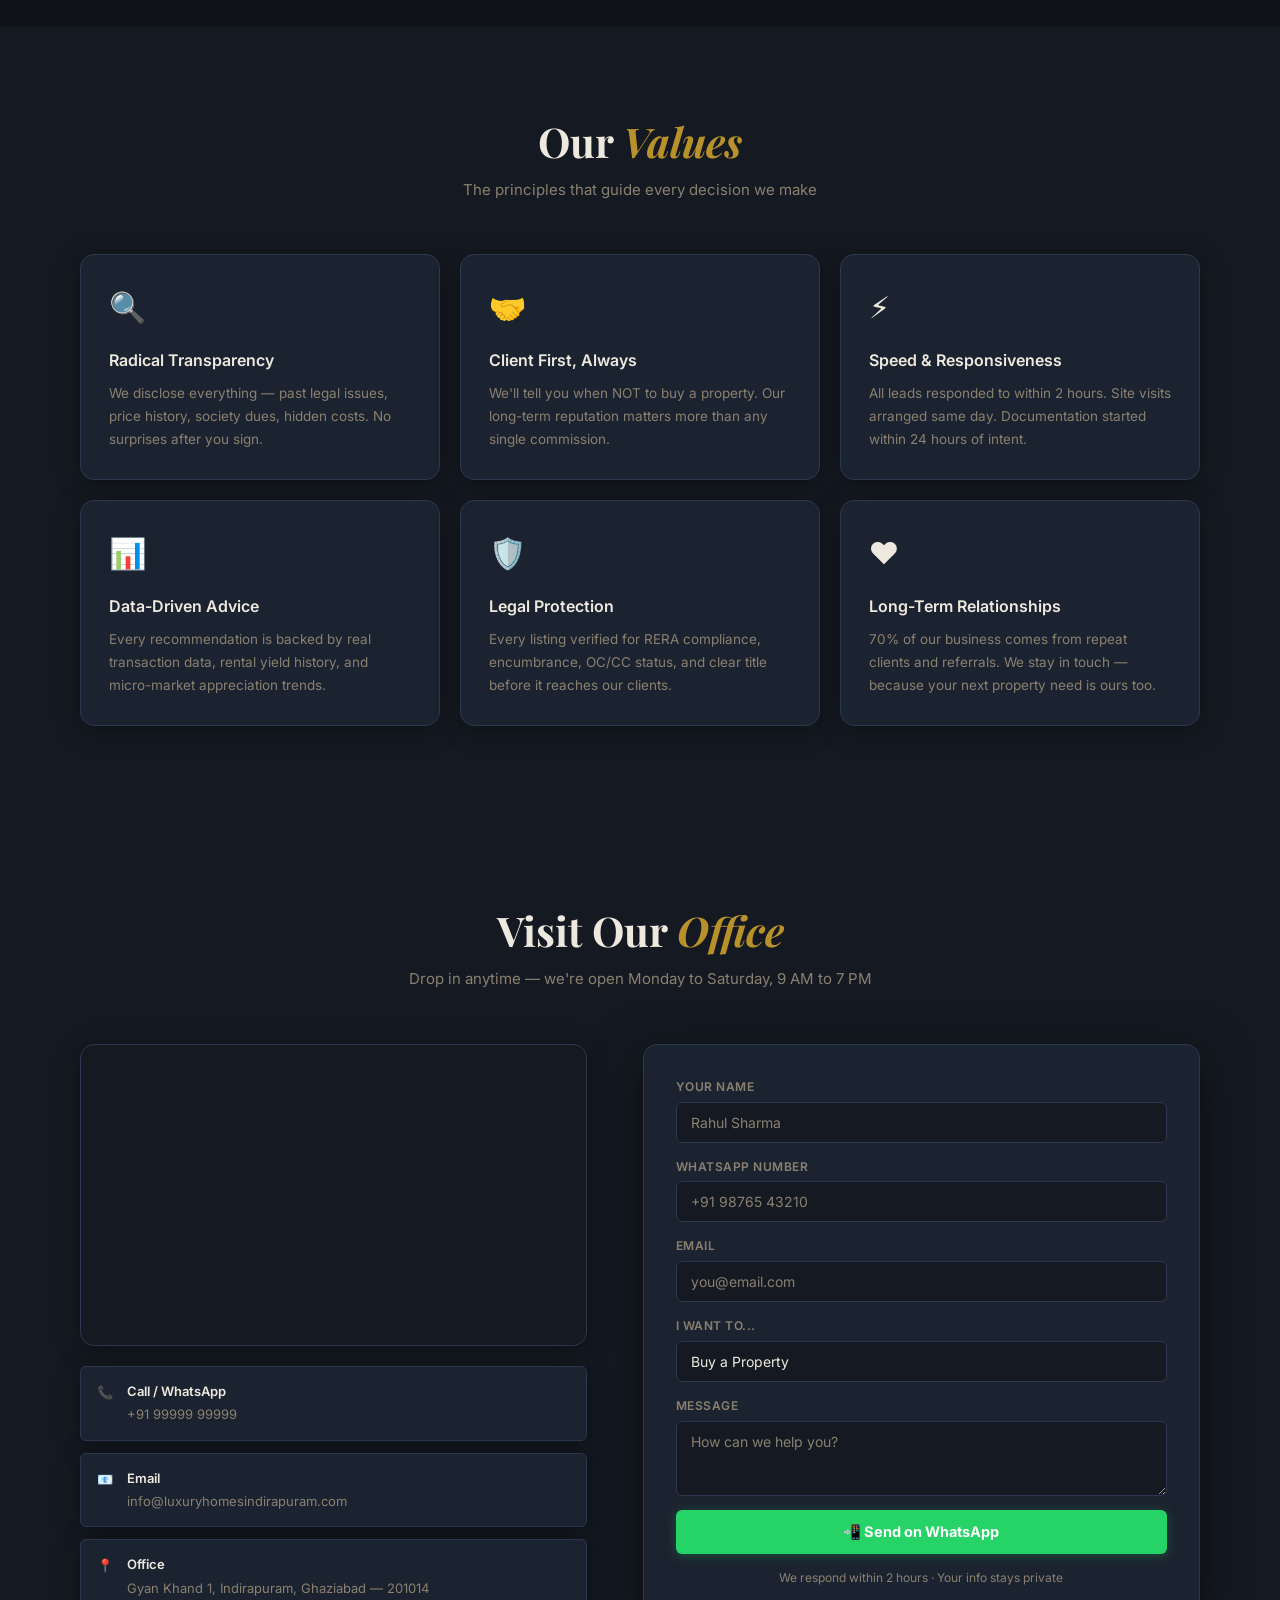
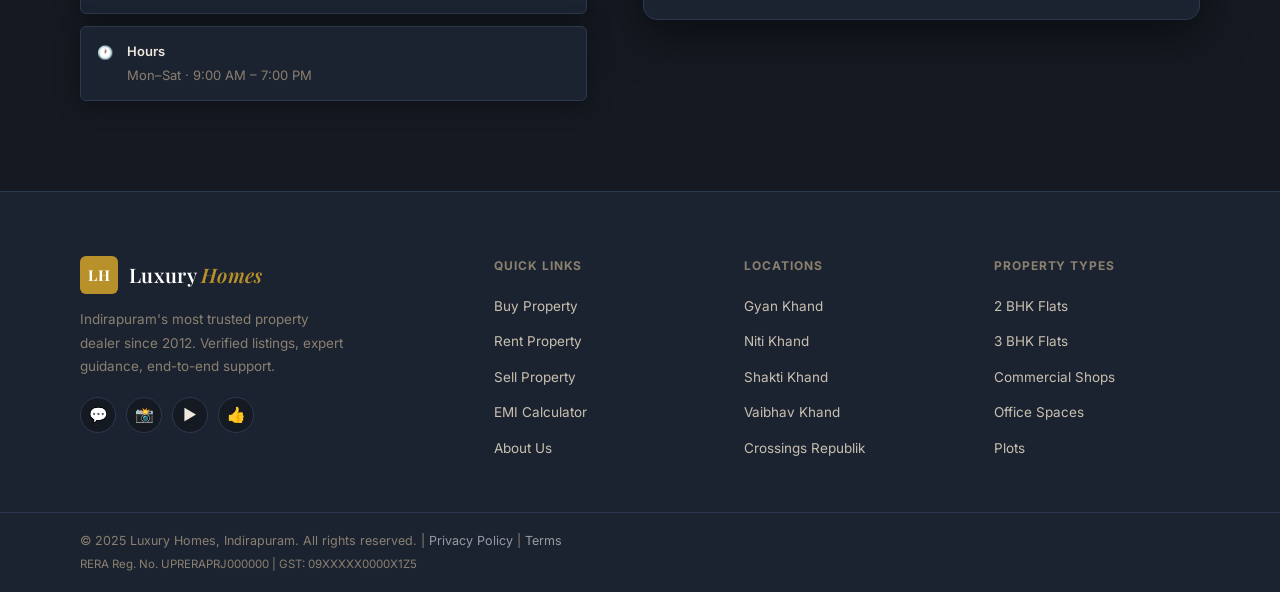
<file: about.html>
<!DOCTYPE html>
<html lang="en" data-theme="light">
<head>
  <meta charset="UTF-8" />
  <meta name="viewport" content="width=device-width, initial-scale=1.0" />
  <title>About Us | Luxury Homes — Indirapuram's Trusted Property Dealer Since 2012</title>
  <meta name="description" content="Meet the Luxury Homes team — Indirapuram's most trusted property dealer since 2012. 500+ families served, 187 Google reviews, 12+ banking partners. Our story, our team, our promise." />
  <link rel="canonical" href="https://luxuryhomesindirapuram.com/about.html" />
  <link rel="preconnect" href="https://fonts.googleapis.com" />
  <link rel="preconnect" href="https://fonts.gstatic.com" crossorigin />
  <link href="https://fonts.googleapis.com/css2?family=Playfair+Display:ital,wght@0,500;0,600;0,700;1,500;1,600&family=Inter:wght@300;400;500;600&display=swap" rel="stylesheet" />
  <link rel="stylesheet" href="style.css" />
</head>
<body>
      
  <header id="site-header">
    <nav class="nav-container">
      <a href="index.html" class="logo"><span class="logo-mark">LH</span><span class="logo-text">Luxury <em>Homes</em></span></a>
      <ul class="nav-links" role="list">
        <li><a href="about.html" class="nav-link">About</a></li>
        <li><a href="#services" class="nav-link">Services</a></li>
        <li><a href="property.html" class="nav-link">Properties</a></li>
        <li><a href="#blog" class="nav-link">Insights</a></li>
        <li><a href="#contact" class="nav-link">Contact</a></li>
        <li><a href="#lead" class="nav-link nav-cta">Free Consultation</a></li>
      </ul>
      <div class="nav-right">
        <button class="theme-toggle" id="theme-toggle" aria-label="Toggle theme">☀️</button>
        <button class="hamburger" aria-label="Open menu" aria-expanded="false"><span></span><span></span><span></span></button>
      </div>
    </nav>
    <div class="mobile-menu" id="mobile-menu" aria-hidden="true">
      <ul role="list">
        <li><a href="index.html#properties">Properties</a></li>
        <li><a href="about.html">About</a></li>
        <li><a href="index.html#services">Services</a></li>
        <li><a href="index.html#blog">Insights</a></li>
        <li><a href="index.html#contact">Contact</a></li>
        <li><a href="index.html#lead" class="mob-cta">Free Consultation</a></li>
      </ul>
    </div>
  </header>

  <main>

    <!-- PAGE HERO -->
    <section class="page-hero">
      <div class="main-container">
        <span class="badge">🏆 Since 2012 · Indirapuram</span>
        <h1>Indirapuram's Most <em>Trusted</em><br/>Property Partner</h1>
        <p>We built Luxury Homes on one promise — that every family deserves honest guidance, verified properties, and a stress-free property experience in Indirapuram.</p>
      </div>
    </section>

    <!-- STATS -->
    <section class="stats-section" aria-label="Company stats">
      <div class="main-container stats-grid">
        <div class="stat-item"><strong class="counter" data-target="500">0</strong><span>+</span><p>Properties Sold</p></div>
        <div class="stat-item"><strong class="counter" data-target="12">0</strong><span>+</span><p>Years Experience</p></div>
        <div class="stat-item"><strong class="counter" data-target="187">0</strong><p>Google Reviews</p></div>
        <div class="stat-item"><strong class="counter" data-target="92">0</strong><span>%</span><p>Loan Approval Rate</p></div>
        <div class="stat-item"><strong class="counter" data-target="12">0</strong><span>+</span><p>Banking Partners</p></div>
      </div>
    </section>

    <!-- ABOUT INTRO -->
    <section class="about-intro">
      <div class="main-container about-grid">
        <div class="about-text">
          <h2>We Started With a <em>Simple Belief</em></h2>
          <p>In 2012, our founder Sahil noticed a problem: most property dealers in Indirapuram were transactional. They'd show you a property, take a commission, and disappear. Buyers were left with undisclosed legal issues, hidden costs, and no support.</p>
          <p>Luxury Homes was built to be different. We started as a two-person team in Gyan Khand 1, and grew by word-of-mouth to become Indirapuram's highest-rated property firm — because we genuinely cared about outcomes, not just transactions.</p>
          <p>Today we serve buyers, sellers, investors and landlords across Indirapuram, Crossings Republik and Vasundhara. Every listing in our portfolio is physically verified, legally cleared, and RERA compliant before it reaches you.</p>
          <div style="margin-top:28px;">
            <a href="index.html#lead" class="nav-cta" style="display:inline-block;padding:13px 28px;background:var(--gold);color:#fff;border-radius:50px;font-weight:600;font-size:14.5px;box-shadow:0 2px 12px rgba(184,145,42,0.30);">Start Your Property Journey →</a>
          </div>
        </div>
        <div class="about-img-block">🏛️</div>
      </div>
    </section>

    <!-- TEAM -->
    <section class="team-section">
      <div class="main-container">
        <div class="section-header">
          <h2>Meet Our <em>Team</em></h2>
          <p>Experienced professionals who know every lane in Indirapuram</p>
        </div>
        <div class="team-grid">
          <div class="team-card reveal">
            <div class="team-avatar">RS</div>
            <h3>Sahil Bhai</h3>
            <div class="role">Founder & CEO</div>
            <p>15+ years in Indirapuram real estate. Specialises in residential investments and has personally closed 300+ property deals.</p>
          </div>
          <div class="team-card reveal delay-1">
            <div class="team-avatar">PK</div>
            <h3>ZYX</h3>
            <div class="role">Head of Sales</div>
            <p>Expert in residential leasing and buyer advisory. Known for her transparent, no-pressure approach that clients love.</p>
          </div>
          <div class="team-card reveal delay-2">
            <div class="team-avatar">AM</div>
            <h3>ABC</h3>
            <div class="role">Investment Advisor</div>
            <p>Certified financial planner with deep knowledge of Indirapuram's micro-market trends, ROI analysis, and portfolio building.</p>
          </div>
          <div class="team-card reveal">
            <div class="team-avatar">SK</div>
            <h3>ABC</h3>
            <div class="role">Legal & Documentation</div>
            <p>10+ years of real estate legal experience. Handles RERA verification, stamp duty, registry and mutation end to end.</p>
          </div>
          <div class="team-card reveal delay-1">
            <div class="team-avatar">VG</div>
            <h3>XYZ</h3>
            <div class="role">Home Loan Manager</div>
            <p>Works directly with 12+ banking partners to secure the lowest rates. 92% loan approval rate across all applicant profiles.</p>
          </div>
          <div class="team-card reveal delay-2">
            <div class="team-avatar">RT</div>
            <h3>XYZ</h3>
            <div class="role">Client Relations</div>
            <p>Ensures every client's post-handover experience is smooth — from society transfer to interiors and utility setup.</p>
          </div>
        </div>
      </div>
    </section>

    <!-- MILESTONES -->
    <section class="milestones">
      <div class="main-container">
        <div class="section-header">
          <h2>Our <em>Journey</em></h2>
          <p>Twelve years of growing trust in Indirapuram</p>
        </div>
        <div class="timeline">
          <div class="tl-item reveal">
            <div class="tl-year">2012</div>
            <div class="tl-content">
              <h3>Founded in Gyan Khand 1</h3>
              <p>Started as a 2-person office with a single promise: only sell what you'd buy yourself. Closed 18 deals in year one entirely by referral.</p>
            </div>
          </div>
          <div class="tl-item reveal delay-1">
            <div class="tl-year">2015</div>
            <div class="tl-content">
              <h3>Crossed 100 Families Served</h3>
              <p>Expanded to cover all Indirapuram sectors — Niti Khand, Shakti Khand, Vaibhav Khand. Opened dedicated investment advisory desk.</p>
            </div>
          </div>
          <div class="tl-item reveal">
            <div class="tl-year">2017</div>
            <div class="tl-content">
              <h3>Banking Tie-Ups Launched</h3>
              <p>Partnered with SBI, HDFC and Axis Bank to offer in-house home loan assistance. Achieved 88% first-application approval rate.</p>
            </div>
          </div>
          <div class="tl-item reveal delay-1">
            <div class="tl-year">2019</div>
            <div class="tl-content">
              <h3>Indirapuram's Top-Rated Agency</h3>
              <p>Reached 4.9★ Google rating with 100+ reviews. Launched commercial property division covering shops, offices and plots.</p>
            </div>
          </div>
          <div class="tl-item reveal">
            <div class="tl-year">2021</div>
            <div class="tl-content">
              <h3>Digital-First Experience</h3>
              <p>Launched virtual site visits, digital documentation and WhatsApp-based lead follow-up — serving NRI and out-of-city buyers seamlessly.</p>
            </div>
          </div>
          <div class="tl-item reveal delay-1">
            <div class="tl-year">2025</div>
            <div class="tl-content">
              <h3>500+ Families. 12+ Years. Still Growing.</h3>
              <p>Now the most reviewed property firm in Indirapuram on Google. Expanded to Crossings Republik and Vasundhara. 12 banking partners, in-house legal team.</p>
            </div>
          </div>
        </div>
      </div>
    </section>

    <!-- VALUES -->
    <section class="services-section" id="values">
      <div class="main-container">
        <div class="section-header">
          <h2>Our <em>Values</em></h2>
          <p>The principles that guide every decision we make</p>
        </div>
        <div class="services-grid">
          <div class="service-card reveal"><div class="svc-icon">🔍</div><h3>Radical Transparency</h3><p>We disclose everything — past legal issues, price history, society dues, hidden costs. No surprises after you sign.</p></div>
          <div class="service-card reveal delay-1"><div class="svc-icon">🤝</div><h3>Client First, Always</h3><p>We'll tell you when NOT to buy a property. Our long-term reputation matters more than any single commission.</p></div>
          <div class="service-card reveal delay-2"><div class="svc-icon">⚡</div><h3>Speed & Responsiveness</h3><p>All leads responded to within 2 hours. Site visits arranged same day. Documentation started within 24 hours of intent.</p></div>
          <div class="service-card reveal"><div class="svc-icon">📊</div><h3>Data-Driven Advice</h3><p>Every recommendation is backed by real transaction data, rental yield history, and micro-market appreciation trends.</p></div>
          <div class="service-card reveal delay-1"><div class="svc-icon">🛡️</div><h3>Legal Protection</h3><p>Every listing verified for RERA compliance, encumbrance, OC/CC status, and clear title before it reaches our clients.</p></div>
          <div class="service-card reveal delay-2"><div class="svc-icon">❤️</div><h3>Long-Term Relationships</h3><p>70% of our business comes from repeat clients and referrals. We stay in touch — because your next property need is ours too.</p></div>
        </div>
      </div>
    </section>

    <!-- MAP + CONTACT -->
    <section class="contact-section" id="contact">
      <div class="main-container">
        <div class="section-header">
          <h2>Visit Our <em>Office</em></h2>
          <p>Drop in anytime — we're open Monday to Saturday, 9 AM to 7 PM</p>
        </div>
        <div class="contact-grid">
          <div class="contact-left">
            <div class="map-embed">
              <iframe
                src="https://www.google.com/maps/embed?pb=!1m18!1m12!1m3!1d3501.2!2d77.3606983!3d28.6413615!2m3!1f0!2f0!3f0!3m2!1i1024!2i768!4f13.1!3m3!1m2!1s0x390cfbe4293403eb%3A0x1c1462db4cc01b57!2sLuxury%20Homes!5e0!3m2!1sen!2sin!4v1"
                width="100%" height="300" style="border:0;border-radius:12px;" allowfullscreen="" loading="lazy"
                referrerpolicy="no-referrer-when-downgrade" title="Luxury Homes Office - Indirapuram"></iframe>
            </div>
            <div class="contact-details">
              <a href="tel:+919999999999" class="cd-item"><span>📞</span><div><strong>Call / WhatsApp</strong><span>+91 99999 99999</span></div></a>
              <a href="mailto:info@luxuryhomesindirapuram.com" class="cd-item"><span>📧</span><div><strong>Email</strong><span>info@luxuryhomesindirapuram.com</span></div></a>
              <div class="cd-item"><span>📍</span><div><strong>Office</strong><span>Gyan Khand 1, Indirapuram, Ghaziabad — 201014</span></div></div>
              <div class="cd-item"><span>🕐</span><div><strong>Hours</strong><span>Mon–Sat · 9:00 AM – 7:00 PM</span></div></div>
            </div>
          </div>
          <form class="contact-form" onsubmit="submitContact(event)" novalidate>
            <div class="cf-field"><label>Your Name</label><input type="text" id="cf-name" placeholder="Rahul Sharma" required /></div>
            <div class="cf-field"><label>WhatsApp Number</label><input type="tel" id="cf-phone" placeholder="+91 98765 43210" required /></div>
            <div class="cf-field"><label>Email</label><input type="email" id="cf-email" placeholder="you@email.com" /></div>
            <div class="cf-field"><label>I want to...</label>
              <select id="cf-interest">
                <option>Buy a Property</option><option>Rent a Property</option><option>Sell My Property</option>
                <option>Invest in Property</option><option>Give Property on Rent</option><option>Get a Home Loan</option>
              </select>
            </div>
            <div class="cf-field"><label>Message</label><textarea id="cf-message" rows="3" placeholder="How can we help you?"></textarea></div>
            <button type="submit" class="cf-submit">📲 Send on WhatsApp</button>
            <p class="cf-note">We respond within 2 hours · Your info stays private</p>
          </form>
        </div>
      </div>
    </section>

  </main>

  <footer>
    <div class="main-container footer-grid">
      <div class="footer-brand">
        <a href="index.html" class="logo"><span class="logo-mark">LH</span><span class="logo-text">Luxury <em>Homes</em></span></a>
        <p>Indirapuram's most trusted property dealer since 2012. Verified listings, expert guidance, end-to-end support.</p>
        <div class="footer-social">
          <a href="https://wa.me/919999999999" target="_blank" aria-label="WhatsApp">💬</a>
          <a href="#" aria-label="Instagram">📸</a><a href="#" aria-label="YouTube">▶️</a><a href="#" aria-label="Facebook">👍</a>
        </div>
      </div>
      <div class="footer-col"><h4>Quick Links</h4><ul>
        <li><a href="index.html#properties">Buy Property</a></li><li><a href="index.html#properties">Rent Property</a></li>
        <li><a href="index.html#properties">Sell Property</a></li><li><a href="index.html#emi">EMI Calculator</a></li>
        <li><a href="about.html">About Us</a></li>
      </ul></div>
      <div class="footer-col"><h4>Locations</h4><ul>
        <li><a href="#">Gyan Khand</a></li><li><a href="#">Niti Khand</a></li><li><a href="#">Shakti Khand</a></li>
        <li><a href="#">Vaibhav Khand</a></li><li><a href="#">Crossings Republik</a></li>
      </ul></div>
      <div class="footer-col"><h4>Property Types</h4><ul>
        <li><a href="#">2 BHK Flats</a></li><li><a href="#">3 BHK Flats</a></li>
        <li><a href="#">Commercial Shops</a></li><li><a href="#">Office Spaces</a></li><li><a href="#">Plots</a></li>
      </ul></div>
    </div>
    <div class="footer-bottom"><div class="footer-bottom-inner main-container">
      <p>© 2025 Luxury Homes, Indirapuram. All rights reserved. | <a href="#">Privacy Policy</a> | <a href="#">Terms</a></p>
      <p>RERA Reg. No. UPRERAPRJ000000 | GST: 09XXXXX0000X1Z5</p>
    </div></div>
  </footer>

  <!-- VOICEFLOW CHATBOT — injected by main.js -->
  <div id="chatbot" style="display:none;"></div>

  <div class="modal-overlay" id="quote-modal" role="dialog" aria-modal="true">
    <div class="modal-box">
      <button class="modal-close" onclick="closeModal()">✕</button>
      <h3>Get a <em>Free Quote</em></h3>
      <p>Our expert will respond within 2 hours.</p>
      <div class="modal-fields">
        <input type="text" id="m-name" placeholder="Your Name *" />
        <input type="tel" id="m-phone" placeholder="WhatsApp Number *" />
        <input type="email" id="m-email" placeholder="Email (Optional)" />
      </div>
      <button class="modal-submit" onclick="submitModal()">📲 Get Quote on WhatsApp</button>
      <p class="modal-note">Free · No obligation · Response within 2 hours</p>
    </div>
  </div>

  <script src="main.js"></script>
</body>
</html>
</file>
<file: style.css>
/* ============================================================
   LUXURY HOMES — style.css
   Palette: Pearl White · Navy · Warm Gold · Slate
   Theme: auto day/night, manual toggle
   ============================================================ */

/* ---------- LIGHT THEME (DEFAULT) ---------- */
:root {
  --gold:        #B8912A;
  --gold-light:  #D4A843;
  --gold-pale:   #F5E6C0;
  --navy:        #1C2B4A;
  --navy-2:      #243355;
  --navy-light:  #354C73;
  --bg:          #FAFAF8;
  --bg-2:        #F3F1EC;
  --bg-3:        #ECEAE3;
  --surface:     #FFFFFF;
  --surface-2:   #F7F5F0;
  --border:      #E2DDD4;
  --border-2:    #D4CFC5;
  --text:        #1A1A1A;
  --text-2:      #3D3D3D;
  --text-3:      #6B6560;
  --text-inv:    #FFFFFF;
  --shadow:      0 4px 24px rgba(28,43,74,0.10);
  --shadow-lg:   0 12px 48px rgba(28,43,74,0.14);
  --radius:      14px;
  --radius-sm:   9px;
  --radius-xs:   6px;
  --transition:  0.28s cubic-bezier(0.4,0,0.2,1);
  --container:   1200px;
  --font-display:'Playfair Display', Georgia, serif;
  --font-body:   'Inter', system-ui, sans-serif;
  --header-bg:   rgba(250,250,248,0.92);
  --header-border: rgba(28,43,74,0.08);
}

/* ---------- DARK THEME ---------- */
[data-theme="dark"] {
  --bg:          #0F1318;
  --bg-2:        #151A22;
  --bg-3:        #1C2330;
  --surface:     #1C2330;
  --surface-2:   #242D3E;
  --border:      #2C3850;
  --border-2:    #374460;
  --text:        #EEE9DE;
  --text-2:      #C8C0B0;
  --text-3:      #8A8070;
  --text-inv:    #0F1318;
  --shadow:      0 4px 24px rgba(0,0,0,0.40);
  --shadow-lg:   0 12px 48px rgba(0,0,0,0.55);
  --header-bg:   rgba(15,19,24,0.94);
  --header-border: rgba(184,145,42,0.18);
}

/* ---------- RESET ---------- */
*, *::before, *::after { margin:0; padding:0; box-sizing:border-box; }
html { scroll-behavior:smooth; font-size:16px; }
body {
  font-family: var(--font-body);
  background: var(--bg);
  color: var(--text);
  line-height: 1.65;
  overflow-x: hidden;
  transition: background 0.4s ease, color 0.4s ease;
}
img { max-width:100%; display:block; }
a { color:inherit; text-decoration:none; }
button { font-family:var(--font-body); cursor:pointer; border:none; outline:none; background:none; }
select, input, textarea { font-family:var(--font-body); outline:none; border:none; }
ul { list-style:none; }
em {
  font-family: var(--font-display);
  font-style: italic;
  color: var(--gold);
}

.main-container {
  max-width: var(--container);
  width: 100%;
  margin: auto;
  padding: 0 40px;
}

/* ---------- SCROLL REVEAL ---------- */
.reveal { opacity:0; transform:translateY(24px); transition:opacity 0.65s ease, transform 0.65s ease; }
.reveal.visible { opacity:1; transform:translateY(0); }
.delay-1 { transition-delay:0.12s; }
.delay-2 { transition-delay:0.24s; }
.delay-3 { transition-delay:0.36s; }

/* ============================================================
   HEADER
   ============================================================ */
#site-header {
  position: fixed;
  top:0; left:0; right:0;
  z-index: 1000;
  transition: background var(--transition), box-shadow var(--transition);
}
#site-header.scrolled {
  background: var(--header-bg);
  backdrop-filter: blur(16px);
  -webkit-backdrop-filter: blur(16px);
  box-shadow: 0 1px 0 var(--header-border), var(--shadow);
}

.nav-container {
  max-width: var(--container);
  margin: auto;
  padding: 0 40px;
  height: 76px;
  display: flex;
  align-items: center;
  justify-content: space-between;
  gap: 16px;
}

.logo {
  display: flex;
  align-items: center;
  gap: 11px;
  flex-shrink: 0;
  text-decoration: none;
}
.logo-mark {
  width: 38px; height: 38px;
  background: var(--gold);
  color: #fff;
  border-radius: var(--radius-xs);
  display: flex; align-items: center; justify-content: center;
  font-family: var(--font-display);
  font-weight: 700;
  font-size: 15px;
  letter-spacing: 1px;
  flex-shrink: 0;
}
.logo-text {
  font-family: var(--font-display);
  font-size: 20px;
  font-weight: 600;
  color: var(--navy);
  letter-spacing: 0.3px;
  line-height: 1;
}
[data-theme="dark"] .logo-text { color: var(--text); }
.logo-text em { font-size: inherit; }

.nav-links {
  display: flex;
  align-items: center;
  gap: 2px;
  list-style: none;
}
.nav-link {
  padding: 7px 14px;
  border-radius: var(--radius-xs);
  font-size: 14px;
  font-weight: 500;
  color: var(--text-2);
  transition: color var(--transition), background var(--transition);
  white-space: nowrap;
}
.nav-link:hover { color: var(--navy); background: var(--bg-2); }
[data-theme="dark"] .nav-link:hover { color: var(--text); background: var(--surface-2); }

.nav-cta {
  background: var(--gold) !important;
  color: #fff !important;
  font-weight: 600;
  padding: 8px 18px;
  border-radius: 50px;
  transition: background var(--transition), transform var(--transition), box-shadow var(--transition);
  box-shadow: 0 2px 10px rgba(184,145,42,0.30);
}
.nav-cta:hover {
  background: var(--gold-light) !important;
  transform: translateY(-1px);
  box-shadow: 0 4px 16px rgba(184,145,42,0.40);
}

.nav-right { display:flex; align-items:center; gap:8px; }

.theme-toggle {
  width: 36px; height: 36px;
  border-radius: 50%;
  background: var(--bg-2);
  border: 1px solid var(--border);
  font-size: 16px;
  display: flex; align-items: center; justify-content: center;
  transition: var(--transition);
  cursor: pointer;
  flex-shrink: 0;
}
.theme-toggle:hover { background: var(--bg-3); }

.hamburger {
  display: none;
  flex-direction: column;
  gap: 5px;
  padding: 8px;
  cursor: pointer;
}
.hamburger span {
  display: block;
  width: 22px; height: 2px;
  background: var(--text-2);
  border-radius: 2px;
  transition: var(--transition);
}
.hamburger.open span:nth-child(1) { transform: rotate(45deg) translate(5px,5px); }
.hamburger.open span:nth-child(2) { opacity:0; }
.hamburger.open span:nth-child(3) { transform: rotate(-45deg) translate(5px,-5px); }

.mobile-menu {
  background: var(--surface);
  border-top: 1px solid var(--border);
  padding: 16px 24px 24px;
  display: none;
  box-shadow: var(--shadow-lg);
}
.mobile-menu.open { display: block; }
.mobile-menu ul { display: flex; flex-direction: column; gap: 2px; }
.mobile-menu a {
  display: block;
  padding: 11px 14px;
  border-radius: var(--radius-xs);
  color: var(--text-2);
  font-size: 15px;
  font-weight: 500;
  transition: color var(--transition), background var(--transition);
}
.mobile-menu a:hover { color: var(--navy); background: var(--bg-2); }
[data-theme="dark"] .mobile-menu a:hover { color: var(--text); background: var(--bg-3); }
.mob-cta {
  margin-top: 8px;
  background: var(--gold) !important;
  color: #fff !important;
  text-align: center;
  border-radius: 50px !important;
  font-weight: 600 !important;
}

/* ============================================================
   HERO
   ============================================================ */
.hero {
  position: relative;
  min-height: 100vh;
  display: flex;
  flex-direction: column;
  overflow: hidden;
  padding: 130px 0 70px;
  
}
.hero-bg {
  position: absolute; inset: 0;
  background:
    radial-gradient(ellipse 70% 70% at 65% 40%, rgba(184,145,42,0.08) 0%, transparent 65%),
    linear-gradient(160deg, var(--bg) 0%, var(--bg-2) 100%);
  transition: background 0.4s ease;
}
[data-theme="dark"] .hero-bg {
  background:
    radial-gradient(ellipse 70% 70% at 65% 40%, rgba(184,145,42,0.09) 0%, transparent 65%),
    linear-gradient(160deg, #0F1318 0%, #131820 100%);
}

.hero-grid {
  position: relative; z-index: 2;
  flex: 1;
  display: grid;
  grid-template-columns: 1.1fr 0.9fr;
  gap: 56px;
  align-items: center;
  padding-top: 114px;
  padding-bottom: 60px;
}

.badge {
  display: inline-flex;
  align-items: center;
  gap: 7px;
  background: var(--gold-pale);
  border: 1px solid rgba(184,145,42,0.3);
  color: var(--gold);
  padding: 6px 14px;
  border-radius: 50px;
  font-size: 12.5px;
  font-weight: 600;
  margin-bottom: 22px;
  width: fit-content;
}
[data-theme="dark"] .badge {
  background: rgba(184,145,42,0.12);
}

.hero-content h1 {
  font-family: var(--font-display);
  font-size: clamp(2.6rem, 4.5vw, 5rem);
  font-weight: 700;
  line-height: 1.08;
  color: var(--navy);
  margin-bottom: 22px;
  letter-spacing: -0.5px;
}
[data-theme="dark"] .hero-content h1 { color: var(--text); }

.hero-sub {
  font-size: 1.05rem;
  color: var(--text-3);
  max-width: 480px;
  line-height: 1.75;
  margin-bottom: 36px;
}

.hero-trust {
  display: flex;
  align-items: center;
  gap: 20px;
  flex-wrap: wrap;
}
.trust-item { display: flex; flex-direction: column; gap: 3px; }
.trust-num {
  font-family: var(--font-display);
  font-size: 1.75rem;
  font-weight: 700;
  color: var(--gold);
  line-height: 1;
}
.trust-item span:last-child { font-size: 11.5px; color: var(--text-3); text-transform: uppercase; letter-spacing: 0.6px; font-weight: 500; }
.trust-sep { width:1px; height:32px; background: var(--border); }

/* SEARCH CARD */
.hero-search-card {
  background: var(--surface);
  border: 1px solid var(--border);
  border-radius: var(--radius);
  padding: 28px;
  box-shadow: var(--shadow-lg);
}

.search-tabs {
  display: flex;
  gap: 3px;
  background: var(--bg-2);
  border: 1px solid var(--border);
  border-radius: var(--radius-xs);
  padding: 4px;
  margin-bottom: 20px;
}
.stab {
  flex: 1;
  padding: 9px;
  border-radius: 5px;
  background: transparent;
  color: var(--text-3);
  font-size: 13px;
  font-weight: 500;
  transition: var(--transition);
}
.stab.active { background: var(--gold); color: #fff; font-weight: 600; }
.stab:hover:not(.active) { color: var(--text); background: var(--bg-3); }

.search-fields { display: grid; gap: 10px; margin-bottom: 14px; }
.sfield { display: flex; flex-direction: column; gap: 5px; }
.sfield label { font-size: 11.5px; color: var(--text-3); text-transform: uppercase; letter-spacing: 0.5px; font-weight: 600; }
.sfield select {
  background: var(--bg-2);
  border: 1px solid var(--border);
  border-radius: var(--radius-xs);
  color: var(--text);
  padding: 11px 14px;
  font-size: 14px;
  transition: border-color var(--transition);
  cursor: pointer;
  appearance: none;
  background-image: url("data:image/svg+xml,%3Csvg xmlns='http://www.w3.org/2000/svg' width='10' height='6' viewBox='0 0 10 6'%3E%3Cpath d='M1 1l4 4 4-4' stroke='%236B6560' stroke-width='1.5' fill='none' stroke-linecap='round'/%3E%3C/svg%3E");
  background-repeat: no-repeat;
  background-position: right 12px center;
  padding-right: 32px;
}
.sfield select:focus { border-color: var(--gold); }
.sfield select option { background: var(--surface); color: var(--text); }

.search-btn {
  width: 100%;
  padding: 13px;
  background: var(--navy);
  color: #fff;
  border-radius: var(--radius-sm);
  font-size: 14.5px;
  font-weight: 600;
  letter-spacing: 0.2px;
  transition: background var(--transition), transform var(--transition), box-shadow var(--transition);
  margin-bottom: 10px;
  box-shadow: 0 2px 12px rgba(28,43,74,0.25);
}
.search-btn:hover { background: var(--navy-2); transform: translateY(-1px); box-shadow: 0 4px 20px rgba(28,43,74,0.35); }

.search-note { text-align:center; font-size:12px; color:var(--text-3); }

/* SCROLL BAR */
.scroll-bar {
  position: relative; z-index: 2;
  background: var(--navy);
  overflow: hidden;
  padding: 12px 0;
}
[data-theme="dark"] .scroll-bar { background: var(--surface); border-top: 1px solid var(--border); }
.scroll-track {
  display: flex;
  gap: 56px;
  width: max-content;
  animation: scrollLeft 32s linear infinite;
  white-space: nowrap;
}
.scroll-track span { font-size: 13px; color: rgba(255,255,255,0.85); font-weight: 500; letter-spacing: 0.2px; }
[data-theme="dark"] .scroll-track span { color: var(--text-2); }
@keyframes scrollLeft { from { transform: translateX(0); } to { transform: translateX(-50%); } }

/* ============================================================
   SECTION HEADERS
   ============================================================ */
.section-header { text-align:center; margin-bottom: 52px; }
.section-header h2 {
  font-family: var(--font-display);
  font-size: clamp(1.9rem, 3.2vw, 3rem);
  font-weight: 700;
  color: var(--navy);
  line-height: 1.2;
  margin-bottom: 12px;
}
[data-theme="dark"] .section-header h2 { color: var(--text); }
.section-header p { font-size: 15px; color: var(--text-3); max-width: 520px; margin: auto; }

/* ============================================================
   REVIEWS
   ============================================================ */
.reviews-section { padding: 90px 0; background: var(--bg-2); overflow: hidden; }
[data-theme="dark"] .reviews-section { background: var(--bg-2); }

.reviews-track-wrap { position: relative; overflow: hidden; }
.reviews-track-wrap::before,
.reviews-track-wrap::after {
  content: '';
  position: absolute; top:0; bottom:0; width: 80px; z-index: 2; pointer-events: none;
}
.reviews-track-wrap::before { left:0; background: linear-gradient(to right, var(--bg-2), transparent); }
.reviews-track-wrap::after { right:0; background: linear-gradient(to left, var(--bg-2), transparent); }

.reviews-track {
  display: flex;
  gap: 20px;
  animation: scrollLeft 30s linear infinite;
  width: max-content;
}
.reviews-track:hover { animation-play-state: paused; }

.review-card {
  width: 320px;
  flex-shrink: 0;
  background: var(--surface);
  border: 1px solid var(--border);
  border-radius: var(--radius);
  padding: 24px;
  display: flex;
  flex-direction: column;
  gap: 14px;
  box-shadow: var(--shadow);
}
.review-stars { font-size: 16px; color: var(--gold); letter-spacing: 2px; }
.review-card p { font-size: 13.5px; color: var(--text-2); line-height: 1.7; flex: 1; }
.review-card footer {
  display: flex; align-items: center; gap: 11px;
  border-top: 1px solid var(--border); padding-top: 14px;
}
.reviewer-avatar {
  width: 36px; height: 36px;
  background: var(--gold);
  color: #fff;
  border-radius: 50%;
  display: flex; align-items: center; justify-content: center;
  font-weight: 700; font-size: 12px; flex-shrink: 0;
}
[data-theme="dark"] .reviewer-avatar { background: var(--gold); color: #fff; }
.review-card footer strong { display: block; font-size: 13px; color: #FFFFFF; font-weight: 600; }
.review-card footer span { font-size: 12px; color: var(--text-3); }

/* ============================================================
   MULTI-STEP LEAD CAPTURE
   ============================================================ */
.lead-section {
  padding: 90px 0;
  background: var(--bg);
  position: relative;
}
.lead-inner {
  max-width: 680px;
  margin: auto;
  text-align: center;
}
.lead-step { display: none; }
.lead-step.active { display: block; animation: fadeUp 0.38s ease; }
@keyframes fadeUp { from { opacity:0; transform:translateY(18px); } to { opacity:1; transform:translateY(0); } }

.lead-step h2 {
  font-family: var(--font-display);
  font-size: clamp(1.8rem, 2.8vw, 2.6rem);
  color: var(--navy);
  margin-bottom: 10px;
  line-height: 1.2;
}
[data-theme="dark"] .lead-step h2 { color: var(--text); }
.lead-step > p { color: var(--text-3); margin-bottom: 32px; font-size: 15px; }

.lead-options {
  display: grid;
  grid-template-columns: repeat(3, 1fr);
  gap: 12px;
  margin-bottom: 24px;
}
.lead-opt {
  background: var(--surface);
  border: 1.5px solid var(--border);
  border-radius: var(--radius);
  padding: 22px 14px;
  display: flex; flex-direction: column; align-items: center; gap: 7px;
  cursor: pointer;
  transition: border-color var(--transition), background var(--transition), transform var(--transition), box-shadow var(--transition);
  text-align: center;
}
.lead-opt:hover {
  border-color: var(--gold);
  background: var(--gold-pale);
  transform: translateY(-3px);
  box-shadow: var(--shadow);
}
[data-theme="dark"] .lead-opt:hover { background: rgba(184,145,42,0.10); }
.lead-icon { font-size: 26px; }
.lead-opt strong { font-size: 13.5px; color: var(--text); font-weight: 600; }
.lead-opt span { font-size: 11.5px; color: var(--text-3); }

.lead-form-grid { display: grid; grid-template-columns: 1fr 1fr; gap: 12px; margin-bottom: 18px; text-align: left; }
.lf-field { display: flex; flex-direction: column; gap: 5px; }
.lf-field.full { grid-column: span 2; }
.lf-field label { font-size: 12px; color: var(--text-3); text-transform: uppercase; letter-spacing: 0.5px; font-weight: 600; }
.lf-field select,
.lf-field input {
  background: var(--bg-2);
  border: 1.5px solid var(--border);
  border-radius: var(--radius-xs);
  color: var(--text);
  padding: 11px 14px;
  font-size: 14px;
  transition: border-color var(--transition);
  width: 100%;
}
.lf-field select { appearance: none; cursor: pointer; }
.lf-field select:focus, .lf-field input:focus { border-color: var(--gold); outline: none; }
.lf-field input::placeholder { color: var(--text-3); }

.lead-next-btn {
  width: 100%;
  padding: 14px;
  border-radius: var(--radius-sm);
  font-size: 14.5px;
  font-weight: 600;
  transition: transform var(--transition), box-shadow var(--transition);
  margin-bottom: 10px;
  background: var(--navy);
  color: #fff;
  box-shadow: 0 2px 12px rgba(28,43,74,0.20);
}
.lead-next-btn:hover { transform: translateY(-1px); box-shadow: 0 4px 20px rgba(28,43,74,0.30); }

.lead-submit-btn {
  width: 100%;
  padding: 14px;
  border-radius: var(--radius-sm);
  font-size: 14.5px;
  font-weight: 600;
  transition: var(--transition);
  margin-bottom: 10px;
  background: #25D366;
  color: #fff;
  box-shadow: 0 2px 12px rgba(37,211,102,0.25);
}
.lead-submit-btn:hover { background: #20bd5a; transform: translateY(-1px); }
.lead-note { font-size: 12px; color: var(--text-3); }

.step-back {
  display: inline-block;
  color: var(--text-3);
  font-size: 13.5px;
  cursor: pointer;
  margin-bottom: 20px;
  transition: color var(--transition);
  text-align: left;
  width: 100%;
}
.step-back:hover { color: var(--gold); }

.step-dots { display: flex; justify-content: center; gap: 7px; margin-top: 28px; }
.dot {
  width: 8px; height: 8px;
  border-radius: 50%;
  background: var(--border);
  transition: background var(--transition), transform var(--transition);
}
.dot.active { background: var(--gold); transform: scale(1.3); }

.success-icon { font-size: 52px; margin-bottom: 18px; }
.whatsapp-btn {
  display: inline-block;
  background: #25D366;
  color: #fff;
  padding: 13px 32px;
  border-radius: 50px;
  font-weight: 700;
  font-size: 14.5px;
  margin-top: 14px;
  transition: background var(--transition);
  box-shadow: 0 4px 16px rgba(37,211,102,0.30);
}
.whatsapp-btn:hover { background: #20bd5a; }

/* ============================================================
   PROPERTIES
   ============================================================ */
.properties-section { padding: 90px 0; background: var(--bg-2); }

.prop-filter {
  display: flex;
  justify-content: center;
  gap: 8px;
  margin-bottom: 36px;
  flex-wrap: wrap;
}
.pf-btn {
  padding: 8px 22px;
  border-radius: 50px;
  border: 1.5px solid var(--border);
  background: var(--surface);
  color: var(--text-2);
  font-size: 13.5px;
  font-weight: 500;
  transition: var(--transition);
}
.pf-btn.active, .pf-btn:hover { background: var(--navy); color: #fff; border-color: var(--navy); }
[data-theme="dark"] .pf-btn.active, [data-theme="dark"] .pf-btn:hover { background: var(--gold); border-color: var(--gold); }

.props-grid {
  display: grid;
  grid-template-columns: repeat(3, 1fr);
  gap: 22px;
}
.prop-card {
  background: var(--surface);
  border: 1px solid var(--border);
  border-radius: var(--radius);
  overflow: hidden;
  transition: transform var(--transition), box-shadow var(--transition), border-color var(--transition);
  box-shadow: var(--shadow);
}
.prop-card:hover { transform: translateY(-5px); box-shadow: var(--shadow-lg); border-color: var(--gold); }
.prop-card.hidden { display: none; }

.prop-img-link { display: block; }
.prop-img {
  height: 190px;
  position: relative;
  display: flex;
  align-items: flex-end;
  justify-content: space-between;
  padding: 14px 16px;
}
/* Property image placeholders — replace with real images */
.prop-img-1 { background: linear-gradient(140deg,#1C2B4A 0%,#354C73 100%); }
.prop-img-2 { background: linear-gradient(140deg,#2C3E28 0%,#4A6642 100%); }
.prop-img-3 { background: linear-gradient(140deg,#3A2010 0%,#6B4020 100%); }
.prop-img-4 { background: linear-gradient(140deg,#1A2840 0%,#2E4468 100%); }
.prop-img-5 { background: linear-gradient(140deg,#2A1A3A 0%,#4A3060 100%); }
.prop-img-6 { background: linear-gradient(140deg,#1E2A20 0%,#344838 100%); }

.prop-tag {
  font-size: 11px;
  font-weight: 700;
  padding: 4px 11px;
  border-radius: 50px;
  text-transform: uppercase;
  letter-spacing: 0.5px;
}
.buy-tag    { background: var(--gold); color: #fff; }
.rent-tag   { background: #3B82F6; color: #fff; }
.invest-tag { background: #16A34A; color: #fff; }

.prop-price {
  font-family: var(--font-display);
  font-size: 1.3rem;
  font-weight: 700;
  color: #fff;
  text-shadow: 0 2px 8px rgba(0,0,0,0.6);
}

.prop-info { padding: 18px; }
.prop-info h3 { font-size: 15.5px; font-weight: 600; color: var(--text); margin-bottom: 6px; }
.prop-info h3 a { color: inherit; }
.prop-info h3 a:hover { color: var(--gold); }
.prop-loc { font-size: 13px; color: var(--text-3); margin-bottom: 12px; }
.prop-specs { display: flex; gap: 10px; flex-wrap: wrap; margin-bottom: 14px; }
.prop-specs span { font-size: 12px; color: var(--text-2); background: var(--bg-2); padding: 3px 9px; border-radius: 50px; border: 1px solid var(--border); }
.prop-cta {
  width: 100%;
  padding: 10px;
  background: transparent;
  border: 1.5px solid var(--gold);
  color: var(--gold);
  border-radius: var(--radius-xs);
  font-size: 13px;
  font-weight: 600;
  transition: var(--transition);
}
.prop-cta:hover { background: var(--gold); color: #fff; }

.view-all-wrap { text-align: center; margin-top: 44px; }
.view-all-btn {
  padding: 13px 36px;
  border: 1.5px solid var(--navy);
  color: var(--navy);
  background: transparent;
  border-radius: 50px;
  font-size: 14.5px;
  font-weight: 600;
  transition: var(--transition);
}
[data-theme="dark"] .view-all-btn { border-color: var(--gold); color: var(--gold); }
.view-all-btn:hover { background: var(--navy); color: #fff; }
[data-theme="dark"] .view-all-btn:hover { background: var(--gold); color: #fff; }



/* ============================================================
   EMI CALCULATOR
   ============================================================ */
.emi-section { padding: 90px 0; background: var(--bg); }

.emi-grid {
  display: grid;
  grid-template-columns: 1fr 1.1fr;
  gap: 72px;
  align-items: start;
}

.emi-info h2 {
  font-family: var(--font-display);
  font-size: clamp(1.9rem, 2.8vw, 2.8rem);
  color: var(--navy);
  margin-bottom: 14px;
  font-weight: 700;
}
[data-theme="dark"] .emi-info h2 { color: var(--text); }
.emi-info p { color: var(--text-3); margin-bottom: 26px; line-height: 1.75; font-size: 15px; }

.loan-partners { display: flex; flex-wrap: wrap; gap: 8px; margin-bottom: 28px; }
.lp-badge {
  background: var(--surface);
  border: 1px solid var(--border);
  color: var(--text-2);
  padding: 6px 14px;
  border-radius: 50px;
  font-size: 13px;
  font-weight: 600;
  box-shadow: var(--shadow);
}

.emi-loan-btn {
  padding: 12px 26px;
  background: transparent;
  border: 1.5px solid var(--gold);
  color: var(--gold);
  border-radius: var(--radius-xs);
  font-size: 14px;
  font-weight: 600;
  transition: var(--transition);
}
.emi-loan-btn:hover { background: var(--gold); color: #fff; }

.emi-calc {
  background: var(--surface);
  border: 1px solid var(--border);
  border-radius: var(--radius);
  padding: 30px;
  display: flex;
  flex-direction: column;
  gap: 20px;
  box-shadow: var(--shadow-lg);
}

.emi-field { display: flex; flex-direction: column; gap: 10px; }
.emi-label-row {
  display: flex;
  justify-content: space-between;
  align-items: center;
}
/* EMI label — plain Inter, no display font */
.emi-label-row label {
  font-family: var(--font-body);
  font-size: 13px;
  font-weight: 600;
  color: var(--text-2);
  text-transform: uppercase;
  letter-spacing: 0.5px;
}
.emi-label-row span {
  font-family: var(--font-body);
  font-size: 14px;
  color: var(--gold);
  font-weight: 700;
}

input[type=range] {
  -webkit-appearance: none;
  width: 100%;
  height: 4px;
  border-radius: 2px;
  background: var(--gold-pale);
  outline: none;
  cursor: pointer;
}
input[type=range]::-webkit-slider-thumb {
  -webkit-appearance: none;
  width: 18px; height: 18px;
  border-radius: 50%;
  background: var(--gold);
  cursor: pointer;
  box-shadow: 0 1px 6px rgba(184,145,42,0.40);
  transition: transform 0.15s;
}
input[type=range]::-webkit-slider-thumb:hover { transform: scale(1.15); }

.emi-result {
  display: grid;
  grid-template-columns: repeat(3, 1fr);
  gap: 10px;
  padding-top: 18px;
  border-top: 1px solid var(--border);
}
.emi-num-block {
  background: var(--bg-2);
  border: 1px solid var(--border);
  border-radius: var(--radius-xs);
  padding: 13px 10px;
  text-align: center;
}
.emi-num-block span { display: block; font-size: 11px; color: var(--text-3); margin-bottom: 5px; font-weight: 600; text-transform: uppercase; letter-spacing: 0.4px; }
.emi-num-block strong { font-family: var(--font-body); font-size: 1rem; color: var(--navy); font-weight: 700; }
[data-theme="dark"] .emi-num-block strong { color: var(--gold); }

/* ============================================================
   SERVICES
   ============================================================ */
.services-section { padding: 90px 0; background: var(--bg-2); }

.services-grid {
  display: grid;
  grid-template-columns: repeat(3, 1fr);
  gap: 20px;
}
.service-card {
  background: var(--surface);
  border: 1px solid var(--border);
  border-radius: var(--radius);
  padding: 28px;
  transition: border-color var(--transition), transform var(--transition), box-shadow var(--transition);
  box-shadow: var(--shadow);
}
.service-card:hover { border-color: var(--gold); transform: translateY(-3px); box-shadow: var(--shadow-lg); }
.svc-icon { font-size: 30px; margin-bottom: 14px; }
.service-card h3 { font-size: 16px; color: var(--text); margin-bottom: 9px; font-weight: 600; }
.service-card p { font-size: 13.5px; color: var(--text-3); line-height: 1.7; }

/* ============================================================
   BLOG
   ============================================================ */
.blog-section { padding: 90px 0; background: var(--bg); }

.blog-grid {
  display: grid;
  grid-template-columns: 1.5fr 1fr;
  grid-template-rows: auto auto;
  gap: 20px;
}
.blog-card {
  background: var(--surface);
  border: 1px solid var(--border);
  border-radius: var(--radius);
  padding: 26px;
  display: flex; flex-direction: column; gap: 11px;
  transition: border-color var(--transition), box-shadow var(--transition);
  box-shadow: var(--shadow);
}
.blog-card:hover { border-color: var(--gold); box-shadow: var(--shadow-lg); }
.blog-card.featured { grid-row: span 2; }
.blog-cat {
  display: inline-block;
  font-size: 11px; font-weight: 700;
  text-transform: uppercase; letter-spacing: 0.8px;
  color: var(--gold);
  background: var(--gold-pale);
  padding: 4px 11px; border-radius: 50px;
  width: fit-content;
}
[data-theme="dark"] .blog-cat { background: rgba(184,145,42,0.12); }
.blog-card h3 { font-size: 16px; color: var(--text); line-height: 1.45; font-weight: 600; }
.blog-card.featured h3 { font-size: 20px; }
.blog-card p { font-size: 13.5px; color: var(--text-3); line-height: 1.7; flex: 1; }
.blog-meta { display: flex; gap: 14px; }
.blog-meta span { font-size: 12px; color: var(--text-3); }
.blog-link { font-size: 13px; color: var(--gold); font-weight: 600; transition: color var(--transition); }
.blog-link:hover { color: var(--gold-light); }

/* ============================================================
   STATS
   ============================================================ */
.stats-section { padding: 56px 0; background: var(--navy); }
[data-theme="dark"] .stats-section { background: var(--surface); border-top: 1px solid var(--border); border-bottom: 1px solid var(--border); }
.stats-grid {
  display: grid;
  grid-template-columns: repeat(5, 1fr);
  gap: 20px;
}
.stat-item { text-align: center; }
.stat-item strong { font-family: var(--font-display); font-size: 2.8rem; font-weight: 700; color: var(--gold); line-height: 1; }
.stat-item span { font-family: var(--font-display); font-size: 2rem; color: var(--gold); font-weight: 700; }
.stat-item p { font-size: 13px; color: rgba(255,255,255,0.60); margin-top: 5px; font-weight: 500; }
[data-theme="dark"] .stat-item p { color: var(--text-3); }

/* ============================================================
   CONTACT + MAP
   ============================================================ */
.contact-section { padding: 90px 0; background: var(--bg-2); }

.contact-grid {
  display: grid;
  grid-template-columns: 1fr 1.1fr;
  gap: 56px;
  align-items: start;
}
.contact-left { display: flex; flex-direction: column; gap: 20px; }

.map-embed {
  border-radius: var(--radius);
  overflow: hidden;
  border: 1px solid var(--border);
  box-shadow: var(--shadow);
}
.map-embed iframe { display: block; }

.contact-details { display: flex; flex-direction: column; gap: 12px; }
.cd-item {
  display: flex;
  align-items: flex-start;
  gap: 14px;
  padding: 14px 16px;
  background: var(--surface);
  border: 1px solid var(--border);
  border-radius: var(--radius-xs);
  transition: border-color var(--transition);
  text-decoration: none;
  box-shadow: var(--shadow);
}
.cd-item:hover { border-color: var(--gold); }
.cd-item > span { font-size: 18px; flex-shrink: 0; margin-top: 1px; }
.cd-item div { display: flex; flex-direction: column; gap: 2px; }
.cd-item strong { font-size: 13px; color: var(--text); font-weight: 600; }
.cd-item span { font-size: 13px; color: var(--text-3); }

.contact-form {
  background: var(--surface);
  border: 1px solid var(--border);
  border-radius: var(--radius);
  padding: 32px;
  display: flex; flex-direction: column; gap: 14px;
  box-shadow: var(--shadow-lg);
}
.cf-field { display: flex; flex-direction: column; gap: 5px; }
.cf-field label { font-size: 12px; color: var(--text-3); text-transform: uppercase; letter-spacing: 0.5px; font-weight: 600; }
.cf-field input,
.cf-field select,
.cf-field textarea {
  background: var(--bg-2);
  border: 1.5px solid var(--border);
  border-radius: var(--radius-xs);
  color: var(--text);
  padding: 11px 14px;
  font-size: 14px;
  transition: border-color var(--transition);
  width: 100%;
}
.cf-field input:focus, .cf-field select:focus, .cf-field textarea:focus { border-color: var(--gold); outline: none; }
.cf-field input::placeholder, .cf-field textarea::placeholder { color: var(--text-3); }
.cf-field select { appearance: none; cursor: pointer; }
.cf-field select option { background: var(--surface); }
.cf-field textarea { resize: vertical; }
.cf-submit {
  padding: 13px;
  background: #25D366;
  color: #fff;
  border-radius: var(--radius-xs);
  font-size: 14.5px;
  font-weight: 700;
  transition: background var(--transition), transform var(--transition);
  box-shadow: 0 2px 12px rgba(37,211,102,0.25);
}
.cf-submit:hover { background: #20bd5a; transform: translateY(-1px); }
.cf-note { font-size: 12px; color: var(--text-3); text-align: center; }

/* ============================================================
   FOOTER
   ============================================================ */
footer { background: var(--navy); padding-top: 64px; }
[data-theme="dark"] footer { background: var(--bg-3); border-top: 1px solid var(--border); }

.footer-grid {
  display: grid;
  grid-template-columns: 1.8fr 1fr 1fr 1fr;
  gap: 44px;
  padding-bottom: 52px;
}
.footer-brand p { font-size: 13.5px; color: rgba(255,255,255,0.55); margin-top: 14px; line-height: 1.75; max-width: 270px; }
[data-theme="dark"] .footer-brand p { color: var(--text-3); }
.footer-brand .logo-text { color: #fff; }
.footer-brand .logo-mark { background: var(--gold); }

.footer-social { display: flex; gap: 10px; margin-top: 18px; }
.footer-social a {
  width: 36px; height: 36px;
  background: rgba(255,255,255,0.08);
  border: 1px solid rgba(255,255,255,0.14);
  border-radius: 50%;
  display: flex; align-items: center; justify-content: center;
  font-size: 15px;
  transition: background var(--transition), border-color var(--transition);
}
[data-theme="dark"] .footer-social a { background: var(--bg-2); border-color: var(--border); }
.footer-social a:hover { background: var(--gold); border-color: var(--gold); }

.footer-col h4 { font-size: 12px; font-weight: 700; text-transform: uppercase; letter-spacing: 0.9px; color: rgba(255,255,255,0.55); margin-bottom: 16px; }
[data-theme="dark"] .footer-col h4 { color: var(--text-3); }
.footer-col ul { display: flex; flex-direction: column; gap: 9px; }
.footer-col a { font-size: 13.5px; color: rgba(255,255,255,0.75); transition: color var(--transition); }
[data-theme="dark"] .footer-col a { color: var(--text-2); }
.footer-col a:hover { color: var(--gold); }

.footer-bottom { border-top: 1px solid rgba(255,255,255,0.1); padding: 18px 40px; }
[data-theme="dark"] .footer-bottom { border-color: var(--border); }
.footer-bottom-inner { max-width: var(--container); margin: auto; }
.footer-bottom p { font-size: 12.5px; color: rgba(255,255,255,0.45); }
[data-theme="dark"] .footer-bottom p { color: var(--text-3); }
.footer-bottom p + p { margin-top: 3px; font-size: 11.5px; }
.footer-bottom a { color: rgba(255,255,255,0.55); transition: color var(--transition); }
.footer-bottom a:hover { color: var(--gold); }

/* ============================================================
   CHATBOT
   ============================================================ */
.chatbot-wrap { position: fixed; bottom: 24px; right: 24px; z-index: 900; }
.chat-toggle {
  width: 54px; height: 54px;
  background: #25D366;
  border-radius: 50%;
  font-size: 22px;
  display: flex; align-items: center; justify-content: center;
  box-shadow: 0 4px 20px rgba(37,211,102,0.40);
  transition: transform var(--transition), box-shadow var(--transition);
}
.chat-toggle:hover { transform: scale(1.08); }

.chat-window {
  position: absolute;
  bottom: 66px; right: 0;
  width: 310px;
  background: var(--surface);
  border: 1px solid var(--border);
  border-radius: 16px;
  overflow: hidden;
  box-shadow: var(--shadow-lg);
  display: none;
}
.chat-window.open { display: flex; flex-direction: column; animation: fadeUp 0.28s ease; }

.chat-head {
  background: var(--navy);
  padding: 13px 15px;
  display: flex; justify-content: space-between; align-items: center;
}
[data-theme="dark"] .chat-head { background: var(--bg-3); border-bottom: 1px solid var(--border); }
.chat-head strong { font-size: 13.5px; color: #fff; display: block; }
[data-theme="dark"] .chat-head strong { color: var(--text); }
.online-dot { font-size: 11px; color: #25D366; }
.chat-head button { background: transparent; color: rgba(255,255,255,0.6); font-size: 15px; }
[data-theme="dark"] .chat-head button { color: var(--text-3); }

.chat-messages { padding: 14px; display: flex; flex-direction: column; gap: 10px; max-height: 260px; overflow-y: auto; }
.chat-msg.bot p {
  background: var(--bg-2);
  border: 1px solid var(--border);
  border-radius: 10px 10px 10px 3px;
  padding: 9px 12px;
  font-size: 13px;
  color: var(--text-2);
  display: inline-block; max-width: 88%;
}
.chat-msg.user { text-align: right; }
.chat-msg.user p {
  background: var(--navy);
  color: #fff;
  border-radius: 10px 10px 3px 10px;
  padding: 9px 12px;
  font-size: 13px;
  display: inline-block; max-width: 88%;
}
[data-theme="dark"] .chat-msg.user p { background: var(--gold); color: #fff; }

.chat-quick { display: flex; flex-wrap: wrap; gap: 7px; padding: 0 14px 6px; }
.chat-quick button {
  background: var(--bg-2);
  border: 1px solid var(--border);
  color: var(--text-2);
  padding: 5px 11px;
  border-radius: 50px;
  font-size: 12px;
  transition: var(--transition);
}
.chat-quick button:hover { border-color: var(--gold); color: var(--gold); }

.chat-input-wrap {
  display: flex;
  border-top: 1px solid var(--border);
  padding: 9px 11px;
  gap: 8px;
  background: var(--surface);
}
#chat-input {
  flex: 1;
  background: transparent;
  color: var(--text);
  font-size: 13px;
  padding: 7px 0;
}
#chat-input::placeholder { color: var(--text-3); }
.chat-input-wrap > button {
  background: var(--navy);
  color: #fff;
  width: 30px; height: 30px;
  border-radius: 50%;
  font-size: 13px;
  display: flex; align-items: center; justify-content: center;
  flex-shrink: 0;
}
[data-theme="dark"] .chat-input-wrap > button { background: var(--gold); }

/* ============================================================
   MODAL
   ============================================================ */
.modal-overlay {
  position: fixed; inset: 0;
  background: rgba(28,43,74,0.60);
  z-index: 2000;
  display: none;
  align-items: center;
  justify-content: center;
  padding: 20px;
  backdrop-filter: blur(6px);
}
[data-theme="dark"] .modal-overlay { background: rgba(0,0,0,0.72); }
.modal-overlay.open { display: flex; }
.modal-box {
  background: var(--surface);
  border: 1px solid var(--border);
  border-radius: var(--radius);
  padding: 36px;
  width: 100%; max-width: 420px;
  position: relative;
  box-shadow: var(--shadow-lg);
  animation: fadeUp 0.28s ease;
}
.modal-close {
  position: absolute; top:14px; right:14px;
  background: var(--bg-2);
  border: 1px solid var(--border);
  color: var(--text-3);
  width: 30px; height: 30px;
  border-radius: 50%;
  font-size: 13px;
}
.modal-box h3 { font-family: var(--font-display); font-size: 1.9rem; color: var(--navy); margin-bottom: 7px; }
[data-theme="dark"] .modal-box h3 { color: var(--text); }
.modal-box > p { font-size: 13.5px; color: var(--text-3); margin-bottom: 22px; }
.modal-fields { display: flex; flex-direction: column; gap: 11px; margin-bottom: 14px; }
.modal-fields input {
  background: var(--bg-2);
  border: 1.5px solid var(--border);
  border-radius: var(--radius-xs);
  color: var(--text);
  padding: 12px 14px;
  font-size: 14px;
  transition: border-color var(--transition);
  width: 100%;
}
.modal-fields input:focus { border-color: var(--gold); outline: none; }
.modal-fields input::placeholder { color: var(--text-3); }
.modal-submit {
  width: 100%;
  padding: 13px;
  background: #25D366;
  color: #fff;
  border-radius: var(--radius-xs);
  font-size: 14.5px;
  font-weight: 700;
  margin-bottom: 10px;
  transition: background var(--transition);
}
.modal-submit:hover { background: #20bd5a; }
.modal-note { font-size: 12px; color: var(--text-3); text-align: center; }

/* ============================================================
   STICKY CTA — MOBILE
   ============================================================ */
/*.sticky-cta {
  display: none;
  position: fixed; bottom:0; left:0; right:0;
  z-index: 800;
  background: var(--surface);
  border-top: 1px solid var(--border);
  padding: 10px 16px;
  gap: 10px;
  box-shadow: 0 -4px 20px rgba(0,0,0,0.08);
}
.scta-call, .scta-whatsapp {
  flex: 1;
  padding: 12px;
  border-radius: var(--radius-xs);
  text-align: center;
  font-weight: 700;
  font-size: 14.5px;
}
.scta-call { background: var(--navy); color: #fff; }
.scta-whatsapp { background: #25D366; color: #fff; }*/

/* ============================================================
   ABOUT PAGE SPECIFIC
   ============================================================ */
.page-hero {
  padding: 130px 0 70px;
  background: var(--bg-2);
  text-align: center;
}
.page-hero h1 {
  font-family: var(--font-display);
  font-size: clamp(2.2rem, 4vw, 4rem);
  color: var(--navy);
  margin-bottom: 14px;
  font-weight: 700;
}
[data-theme="dark"] .page-hero h1 { color: var(--text); }
.page-hero p { font-size: 1.05rem; color: var(--text-3); max-width: 560px; margin: auto; line-height: 1.75; }

.about-intro { padding: 90px 0; background: var(--bg); }
.about-grid { display: grid; grid-template-columns: 1fr 1fr; gap: 64px; align-items: center; }
.about-text h2 { font-family: var(--font-display); font-size: clamp(1.8rem, 2.8vw, 2.8rem); color: var(--navy); margin-bottom: 18px; font-weight: 700; line-height: 1.2; }
[data-theme="dark"] .about-text h2 { color: var(--text); }
.about-text p { font-size: 15px; color: var(--text-3); line-height: 1.8; margin-bottom: 14px; }
.about-img-block {
  background: linear-gradient(140deg, var(--navy) 0%, var(--navy-light) 100%);
  border-radius: var(--radius);
  min-height: 380px;
  display: flex; align-items: center; justify-content: center;
  font-size: 80px;
  color: var(--gold);
  box-shadow: var(--shadow-lg);
  position: relative;
  overflow: hidden;
}
.about-img-block::after {
  content: '';
  position: absolute; inset: 0;
  background: radial-gradient(ellipse at 60% 40%, rgba(184,145,42,0.12) 0%, transparent 60%);
}

.team-section { padding: 90px 0; background: var(--bg-2); }
.team-grid { display: grid; grid-template-columns: repeat(3, 1fr); gap: 22px; }
.team-card {
  background: var(--surface);
  border: 1px solid var(--border);
  border-radius: var(--radius);
  padding: 28px;
  text-align: center;
  box-shadow: var(--shadow);
  transition: transform var(--transition), box-shadow var(--transition);
}
.team-card:hover { transform: translateY(-4px); box-shadow: var(--shadow-lg); }
.team-avatar {
  width: 72px; height: 72px;
  background: var(--navy);
  color: #fff;
  border-radius: 50%;
  display: flex; align-items: center; justify-content: center;
  font-family: var(--font-display);
  font-size: 24px;
  font-weight: 700;
  margin: 0 auto 14px;
}
[data-theme="dark"] .team-avatar { background: var(--gold); }
.team-card h3 { font-size: 16px; color: var(--text); font-weight: 600; margin-bottom: 4px; }
.team-card .role { font-size: 13px; color: var(--gold); font-weight: 600; margin-bottom: 10px; }
.team-card p { font-size: 13px; color: var(--text-3); line-height: 1.65; }

.milestones { padding: 90px 0; background: var(--bg); }
.timeline { max-width: 700px; margin: auto; display: flex; flex-direction: column; gap: 0; }
.tl-item {
  display: grid;
  grid-template-columns: 80px 1fr;
  gap: 24px;
  position: relative;
  padding-bottom: 36px;
}
.tl-item:last-child { padding-bottom: 0; }
.tl-year {
  font-family: var(--font-display);
  font-size: 1.4rem;
  font-weight: 700;
  color: var(--gold);
  padding-top: 4px;
  text-align: right;
}
.tl-content {
  border-left: 2px solid var(--border);
  padding-left: 24px;
  position: relative;
}
.tl-content::before {
  content: '';
  position: absolute;
  left: -7px; top: 8px;
  width: 12px; height: 12px;
  background: var(--gold);
  border-radius: 50%;
  border: 2px solid var(--surface);
}
.tl-content h3 { font-size: 16px; color: var(--text); font-weight: 600; margin-bottom: 5px; }
.tl-content p { font-size: 13.5px; color: var(--text-3); line-height: 1.65; }

/* ============================================================
   PROPERTY DETAIL PAGE
   ============================================================ */
.prop-detail-hero { padding: 100px 0 60px; background: var(--bg-2); }
.prop-detail-body { padding: 60px 0 90px; background: var(--bg); }
.prop-detail-grid {
  display: grid;
  grid-template-columns: 1fr 380px;
  gap: 40px;
  align-items: start;
}

.prop-carousel { display: flex; flex-direction: column; gap: 10px; }
.carousel-main {
  position: relative;
  height: 380px;
  border-radius: var(--radius);
  background: linear-gradient(140deg,var(--navy) 0%,var(--navy-light) 100%);
  overflow: hidden;
  box-shadow: var(--shadow-lg);
  cursor: pointer;
  user-select: none;
}
.carousel-slide {
  position: absolute; inset: 0;
  display: flex; align-items: center; justify-content: center;
  font-size: 64px;
  color: var(--gold);
  opacity: 0;
  transform: scale(1.04);
  transition: opacity 0.35s ease, transform 0.35s ease;
  pointer-events: none;
}
.carousel-slide.active { opacity: 1; transform: scale(1); pointer-events: auto; }
.carousel-arrow {
  position: absolute; top: 50%; transform: translateY(-50%);
  width: 38px; height: 38px;
  background: rgba(0,0,0,0.45);
  color: #fff;
  border-radius: 50%;
  font-size: 22px;
  display: flex; align-items: center; justify-content: center;
  z-index: 5;
  transition: background var(--transition);
  line-height: 1;
}
.carousel-arrow:hover { background: rgba(0,0,0,0.7); }
.carousel-prev { left: 14px; }
.carousel-next { right: 14px; }
.carousel-counter {
  position: absolute; bottom: 12px; right: 14px;
  background: rgba(0,0,0,0.5);
  color: #fff;
  font-size: 12px;
  font-weight: 600;
  padding: 4px 10px;
  border-radius: 50px;
  z-index: 5;
}
.carousel-thumbs { display: grid; grid-template-columns: repeat(5, 1fr); gap: 8px; }
.carousel-thumb {
  height: 64px;
  border-radius: var(--radius-xs);
  background: var(--bg-3);
  display: flex; align-items: center; justify-content: center;
  font-size: 22px;
  border: 2px solid transparent;
  cursor: pointer;
  transition: var(--transition);
  opacity: 0.6;
}
.carousel-thumb:hover { opacity: 0.85; }
.carousel-thumb.active { border-color: var(--gold); opacity: 1; }
.carousel-thumb.map-thumb {
  background: #e8f0e8;
  flex-direction: column;
  gap: 2px;
}
[data-theme="dark"] .carousel-thumb.map-thumb { background: var(--bg-3); }

/* Property card image carousel — homepage grid */
.prop-img-carousel { position: relative; overflow: hidden; }
.prop-img-carousel .carousel-arrow { width: 28px; height: 28px; font-size: 16px; }
.prop-img-carousel .carousel-prev { left: 8px; }
.prop-img-carousel .carousel-next { right: 8px; }

.prop-info-card {
  background: var(--surface);
  border: 1px solid var(--border);
  border-radius: var(--radius);
  padding: 26px;
  box-shadow: var(--shadow-lg);
  position: sticky;
  top: 96px;
}
.prop-info-card .price {
  font-family: var(--font-display);
  font-size: 2rem;
  font-weight: 700;
  color: var(--navy);
  margin-bottom: 5px;
}
[data-theme="dark"] .prop-info-card .price { color: var(--gold); }
.prop-info-card .price-note { font-size: 12.5px; color: var(--text-3); margin-bottom: 20px; }
.prop-quick-facts { display: grid; grid-template-columns: 1fr 1fr; gap: 9px; margin-bottom: 20px; }
.pqf {
  background: var(--bg-2);
  border: 1px solid var(--border);
  border-radius: var(--radius-xs);
  padding: 11px 12px;
}

.amenities-grid { display: grid; grid-template-columns: repeat(3, 1fr); gap: 10px; }
.amenity {
  display: flex; align-items: center; gap: 9px;
  background: var(--bg-2);
  border: 1px solid var(--border);
  border-radius: var(--radius-xs);
  padding: 10px 13px;
  font-size: 13.5px;
  color: var(--text-2);
}
.amenity span:first-child { font-size: 18px; }

.value-chart {
  background: var(--surface);
  border: 1px solid var(--border);
  border-radius: var(--radius);
  padding: 24px;
  box-shadow: var(--shadow);
}
.chart-bars {
  display: flex;
  align-items: flex-end;
  gap: 8px;
  height: 140px;
  margin-bottom: 10px;
}
.cbar {
  flex: 1;
  border-radius: 5px 5px 0 0;
  position: relative;
  transition: opacity var(--transition);
  min-width: 0;
}
.cbar:hover { opacity: 0.85; }
.cbar.past { background: var(--navy); }
[data-theme="dark"] .cbar.past { background: var(--navy-light); }
.cbar.future { background: var(--gold); opacity: 0.75; }
.cbar-label {
  font-size: 10px;
  color: var(--text-3);
  text-align: center;
  margin-top: 6px;
  white-space: nowrap;
}
.chart-legend { display: flex; gap: 16px; margin-top: 8px; }
.cl-item { display: flex; align-items: center; gap: 6px; font-size: 12px; color: var(--text-3); }
.cl-dot { width: 10px; height: 10px; border-radius: 2px; }

.nearby-grid { display: grid; grid-template-columns: repeat(2, 1fr); gap: 10px; }
.nearby-item {
  display: flex; align-items: center; gap: 11px;
  background: var(--bg-2); border: 1px solid var(--border);
  border-radius: var(--radius-xs); padding: 11px 14px;
}
.nearby-icon { font-size: 22px; flex-shrink: 0; }
.nearby-item div strong { font-size: 13.5px; color: var(--text); display: block; font-weight: 600; }
.nearby-item div span { font-size: 12px; color: var(--text-3); }

.related-props { padding: 60px 0; background: var(--bg-2); }

/* Prop body sidebar sticky */
.prop-sidebar-sticky { position: sticky; top: 96px; display: flex; flex-direction: column; gap: 20px; }
.loan-sidebar {
  background: var(--surface);
  border: 1px solid var(--border);
  border-radius: var(--radius);
  padding: 22px;
  box-shadow: var(--shadow);
}
.loan-sidebar h4 { font-size: 15px; color: var(--text); font-weight: 600; margin-bottom: 14px; }
.loan-row { display: flex; justify-content: space-between; padding: 8px 0; border-bottom: 1px solid var(--border); font-size: 13.5px; }
.loan-row:last-of-type { border-bottom: none; }
.loan-row span { color: var(--text-3); }
.loan-row strong { color: var(--text); font-weight: 600; }

/* ============================================================
   RESPONSIVE
   ============================================================ */
@media (max-width: 1024px) {
  .main-container { padding: 0 24px; }
  .nav-container { padding: 0 24px; }
  .hero-grid { grid-template-columns: 1fr; gap: 36px; padding-top: 100px; }
  .hero-content h1 { font-size: 3rem; }
  .hero-sub { max-width: 100%; }
  .props-grid { grid-template-columns: repeat(2,1fr); }
  .emi-grid { grid-template-columns: 1fr; gap: 36px; }
  .contact-grid { grid-template-columns: 1fr; gap: 36px; }
  .footer-grid { grid-template-columns: 1fr 1fr; gap: 28px; }
  .stats-grid { grid-template-columns: repeat(3,1fr); }
  .services-grid { grid-template-columns: repeat(2,1fr); }
  .about-grid { grid-template-columns: 1fr; gap: 36px; }
  .team-grid { grid-template-columns: repeat(2,1fr); }
  .prop-detail-grid { grid-template-columns: 1fr; }
  .prop-body-grid { grid-template-columns: 1fr; }
  .prop-info-card { position: static; }
  .prop-sidebar-sticky { position: static; }
  .blog-grid { grid-template-columns: 1fr; }
  .blog-card.featured { grid-row: span 1; }
}

@media (max-width: 768px) {
  .hero { padding: 130px 0 70px; }
  .nav-links { display: none; }
  .hamburger { display: flex; }
  .lead-options { grid-template-columns: 1fr 1fr; }
  .props-grid { grid-template-columns: 1fr; }
  .stats-grid { grid-template-columns: repeat(2,1fr); }
  .hero-trust { gap: 14px; }
  .emi-result { grid-template-columns: 1fr; }
  .services-grid { grid-template-columns: 1fr; }
  .team-grid { grid-template-columns: 1fr; }
  .amenities-grid { grid-template-columns: repeat(2,1fr); }
  .nearby-grid { grid-template-columns: 1fr; }
  .footer-grid { grid-template-columns: 1fr; }
  .sticky-cta { display: flex; }
  .chatbot-wrap { bottom: 74px; right: 14px; }
  body { padding-bottom: 58px; }
  .prop-gallery { grid-template-columns: 1fr; }
  .gallery-main { grid-column: span 1; height: 240px; }
}

@media (max-width: 480px) {
  .main-container { padding: 0 15px; }
  .nav-container { padding: 0 15px; }
  .mobile-menu { padding: 14px 15px 22px; }
  .footer-bottom { padding: 16px 15px; }
  /* Badge inside hero content — not in nav */
  .badge { font-size: 11.5px; padding: 5px 12px; }
  .hero-content h1 { font-size: 2.3rem; }
  .lead-options { grid-template-columns: 1fr 1fr; }
  .lead-form-grid { grid-template-columns: 1fr; }
  .lf-field.full { grid-column: span 1; }
  .lead-step h2 { font-size: 1.7rem; }
  .stats-grid { grid-template-columns: repeat(2,1fr); }
  .stat-item strong { font-size: 2.2rem; }
  .hero-search-card { padding: 18px; }
  .emi-result { grid-template-columns: 1fr; }
  .prop-quick-facts { grid-template-columns: 1fr 1fr; }
  .amenities-grid { grid-template-columns: 1fr 1fr; }
  .chart-bars { height: 100px; }
  .search-tabs { flex-wrap: wrap; }
}


 * { margin:0; padding:0; box-sizing:border-box; }
    body { font-family:'Inter',system-ui,sans-serif; background:#f5f5f5; min-height:100vh; }

    #lh-chat-btn {
      position:fixed; bottom:24px; right:24px;
      width:60px; height:60px; border-radius:50%;
      background:#25D366; border:none; cursor:pointer;
      font-size:26px; display:flex; align-items:center; justify-content:center;
      box-shadow:0 4px 24px rgba(37,211,102,0.50);
      transition:transform 0.2s; z-index:9999; position:fixed;
    }
    #lh-chat-btn:hover { transform:scale(1.08); }

    #lh-notif {
      position:absolute; top:-3px; right:-3px;
      width:21px; height:21px; background:#ef4444; color:#fff;
      border-radius:50%; font-size:11px; font-weight:700;
      display:none; align-items:center; justify-content:center;
      border:2px solid #fff;
    }

    #lh-chat-window {
      position:fixed; bottom:96px; right:24px; width:350px;
      background:#fff; border:1px solid #e5e7eb; border-radius:20px;
      overflow:hidden; box-shadow:0 20px 60px rgba(0,0,0,0.18);
      display:none; flex-direction:column; z-index:9999;
      animation:lhUp 0.28s ease; max-height:560px;
    }
    #lh-chat-window.open { display:flex; }
    @keyframes lhUp {
      from { opacity:0; transform:translateY(14px) scale(0.97); }
      to   { opacity:1; transform:translateY(0) scale(1); }
    }

    #lh-chat-head {
      background:#1C2B4A; padding:14px 16px;
      display:flex; justify-content:space-between; align-items:center; flex-shrink:0;
    }
    .lh-head-left { display:flex; align-items:center; gap:11px; }
    .lh-head-avatar {
      width:38px; height:38px; background:#B8912A; color:#fff;
      border-radius:50%; display:flex; align-items:center; justify-content:center;
      font-weight:700; font-size:16px; flex-shrink:0;
    }
    .lh-head-name { color:#fff; font-size:14px; font-weight:600; display:block; }
    .lh-head-status { color:#86efac; font-size:11px; }
    #lh-close-btn {
      background:transparent; border:none; color:rgba(255,255,255,0.65);
      font-size:18px; cursor:pointer; padding:4px; transition:color 0.2s;
    }
    #lh-close-btn:hover { color:#fff; }

    #lh-msgs {
      flex:1; overflow-y:auto; padding:16px 12px;
      display:flex; flex-direction:column; gap:12px;
      background:#f9f8f6; scroll-behavior:smooth; max-height:360px;
    }
    #lh-msgs::-webkit-scrollbar { width:4px; }
    #lh-msgs::-webkit-scrollbar-thumb { background:#ddd; border-radius:4px; }

    .lh-row { display:flex; gap:7px; align-items:flex-end; }
    .lh-row.bot  { justify-content:flex-start; }
    .lh-row.user { justify-content:flex-end; }

    .lh-mini-avatar {
      width:28px; height:28px; background:#1C2B4A; color:#fff;
      border-radius:50%; display:flex; align-items:center; justify-content:center;
      font-size:11px; font-weight:700; flex-shrink:0;
    }

    .lh-bubble {
      padding:10px 13px; border-radius:16px 16px 16px 3px;
      max-width:82%; background:#fff; border:1px solid #e5e7eb;
      box-shadow:0 1px 4px rgba(0,0,0,0.06);
    }
    .lh-row.user .lh-bubble {
      background:#1C2B4A; border-color:transparent;
      border-radius:16px 16px 3px 16px;
    }
    .lh-bubble p { font-size:13.5px; line-height:1.6; margin:0; color:#1a1a1a; }
    .lh-row.user .lh-bubble p { color:#fff; }
    .lh-time { font-size:10px; color:#9ca3af; margin-top:4px; display:block; }
    .lh-row.user .lh-time { color:rgba(255,255,255,0.55); }

    .lh-typing { display:flex; gap:4px; padding:4px 0; align-items:center; }
    .lh-typing span {
      width:7px; height:7px; background:#9ca3af;
      border-radius:50%; animation:lhDot 1.2s infinite;
    }
    .lh-typing span:nth-child(2) { animation-delay:0.2s; }
    .lh-typing span:nth-child(3) { animation-delay:0.4s; }
    @keyframes lhDot {
      0%,60%,100% { transform:translateY(0); opacity:0.4; }
      30% { transform:translateY(-6px); opacity:1; }
    }

    .lh-quick { display:flex; flex-wrap:wrap; gap:7px; padding:2px 4px 4px; }
    .lh-quick button {
      background:#fff; border:1.5px solid #B8912A; color:#B8912A;
      padding:6px 13px; border-radius:50px; font-size:12.5px;
      font-weight:600; cursor:pointer; font-family:inherit; transition:all 0.18s;
    }
    .lh-quick button:hover { background:#B8912A; color:#fff; }

    .lh-wa-btn {
      display:inline-flex; align-items:center; gap:6px;
      background:#25D366; color:#fff !important;
      padding:9px 16px; border-radius:50px; font-size:13px;
      font-weight:700; margin-top:9px; text-decoration:none; transition:background 0.2s;
    }
    .lh-wa-btn:hover { background:#20bd5a; }

    #lh-input-row {
      display:flex; align-items:center; padding:10px 12px; gap:8px;
      border-top:1px solid #e5e7eb; background:#fff; flex-shrink:0;
    }
    #lh-input {
      flex:1; background:#f3f1ec; border:1.5px solid #e2ddd4;
      border-radius:50px; padding:9px 16px; font-size:13.5px;
      color:#1a1a1a; font-family:inherit; outline:none; transition:border-color 0.2s;
    }
    #lh-input:focus { border-color:#B8912A; }
    #lh-input::placeholder { color:#9ca3af; }

    #lh-send {
      width:36px; height:36px; border-radius:50%;
      background:#1C2B4A; color:#fff; border:none; cursor:pointer;
      display:flex; align-items:center; justify-content:center;
      flex-shrink:0; transition:background 0.2s, transform 0.15s;
    }
    #lh-send:hover { background:#B8912A; transform:scale(1.05); }

    #lh-footer {
      text-align:center; font-size:10.5px; color:#9ca3af;
      padding:7px; background:#fff; border-top:1px solid #f0ece6;
      flex-shrink:0; margin:0;
    }

    @media (max-width:480px) {
      #lh-chat-window { width:calc(100vw - 20px); right:10px; bottom:88px; }
      #lh-chat-btn { bottom:74px; right:14px; }
      #lh-msgs { max-height:55vh; }
    }


    .price-card{

background:#fff;

border-radius:18px;

padding:30px;

margin-top:25px;

box-shadow:0 15px 40px rgba(0,0,0,.08);

border:2px solid #d8b45a;

text-align:center;

}

.price-head h3{

font-size:28px;

margin-bottom:8px;

color:#1d3557;

}

.price-head p{

color:#777;

margin-bottom:20px;

}

.price-main{

font-size:42px;

font-weight:700;

color:#b8860b;

margin-bottom:10px;

}

.price-sub{

color:#666;

margin-bottom:25px;

}

.price-grid{

display:grid;

grid-template-columns:repeat(2,1fr);

gap:15px;

margin-bottom:25px;

}

.price-grid div{

padding:15px;

background:#fafafa;

border-radius:10px;

}

.price-grid span{

display:block;

font-size:13px;

color:#888;

}

.price-grid strong{

font-size:18px;

}

.price-actions{

display:flex;

gap:15px;

justify-content:center;

margin-bottom:20px;

}

.price-actions button{

background:#1d3557;

color:white;

padding:14px 22px;

border:none;

border-radius:10px;

cursor:pointer;

font-weight:600;

}

.price-actions button:hover{

background:#16304c;

}

.price-note{

font-size:13px;

color:#888;

}
</file>
